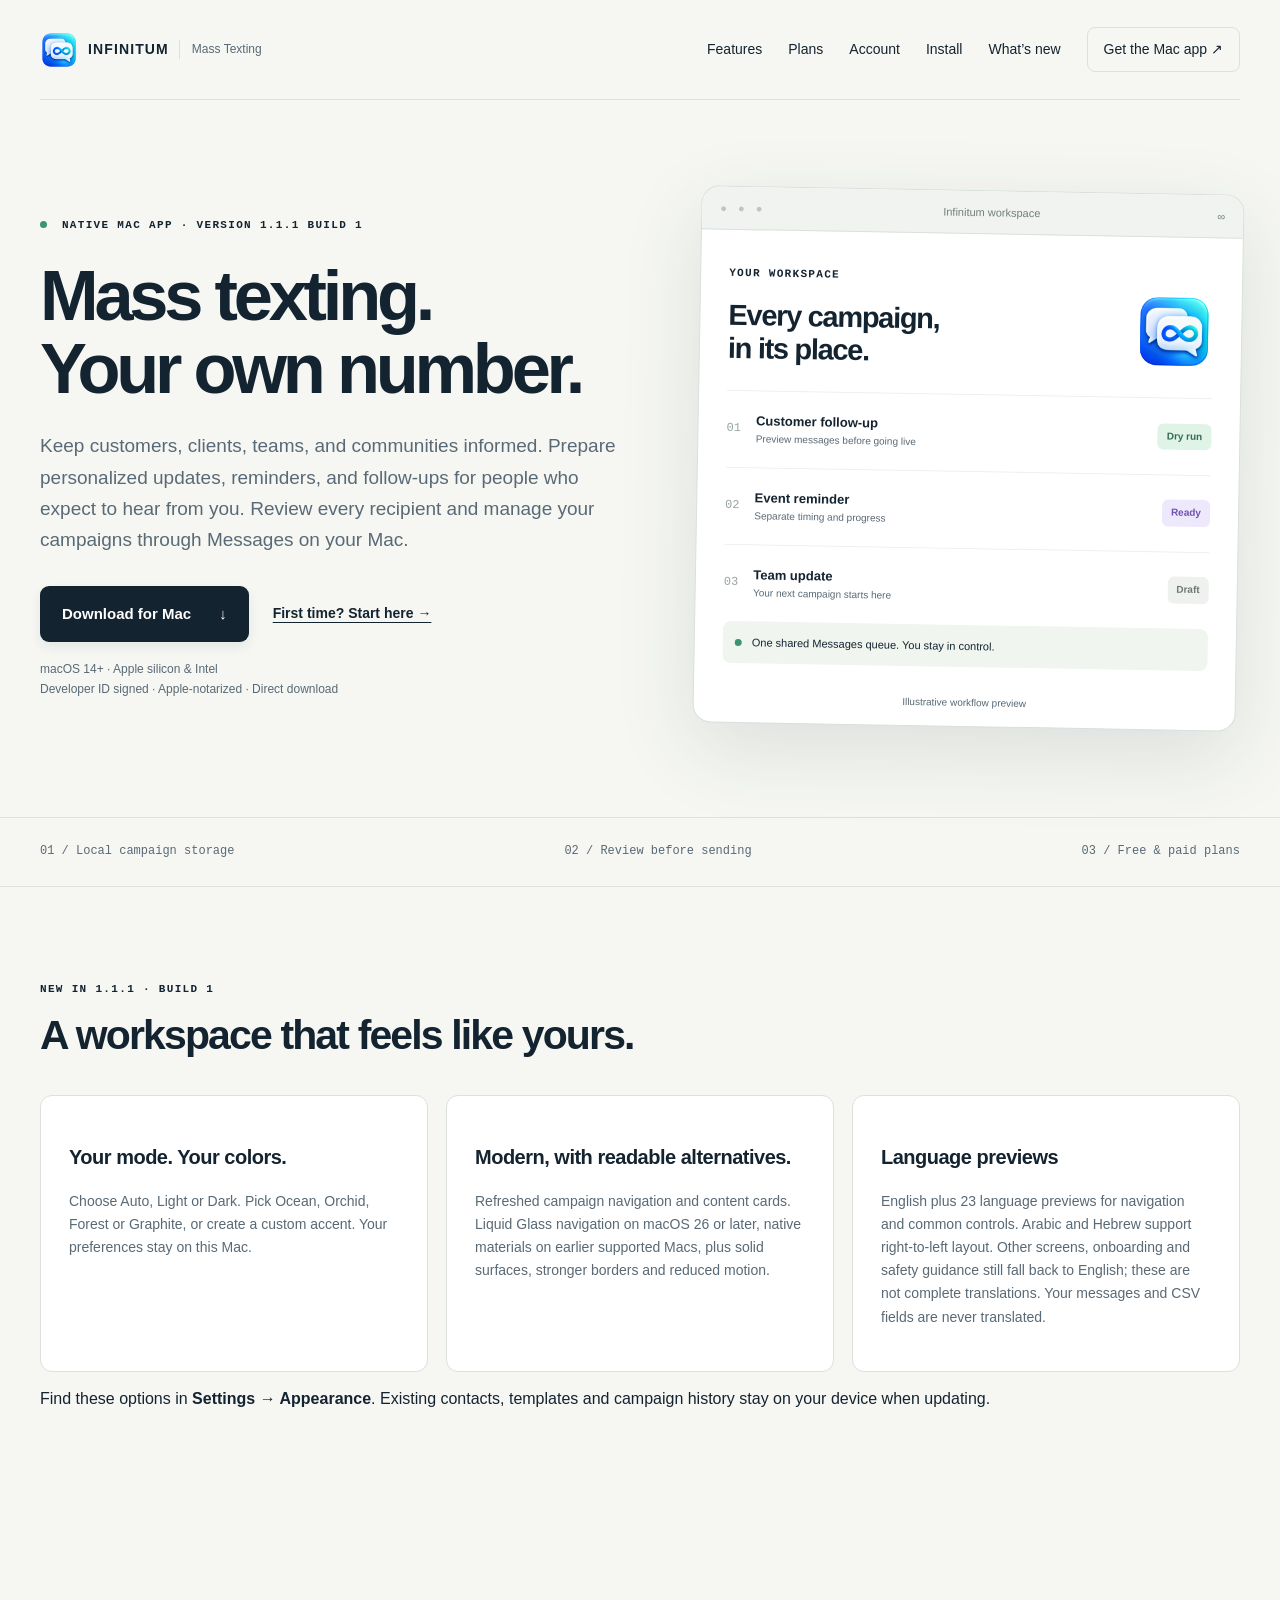
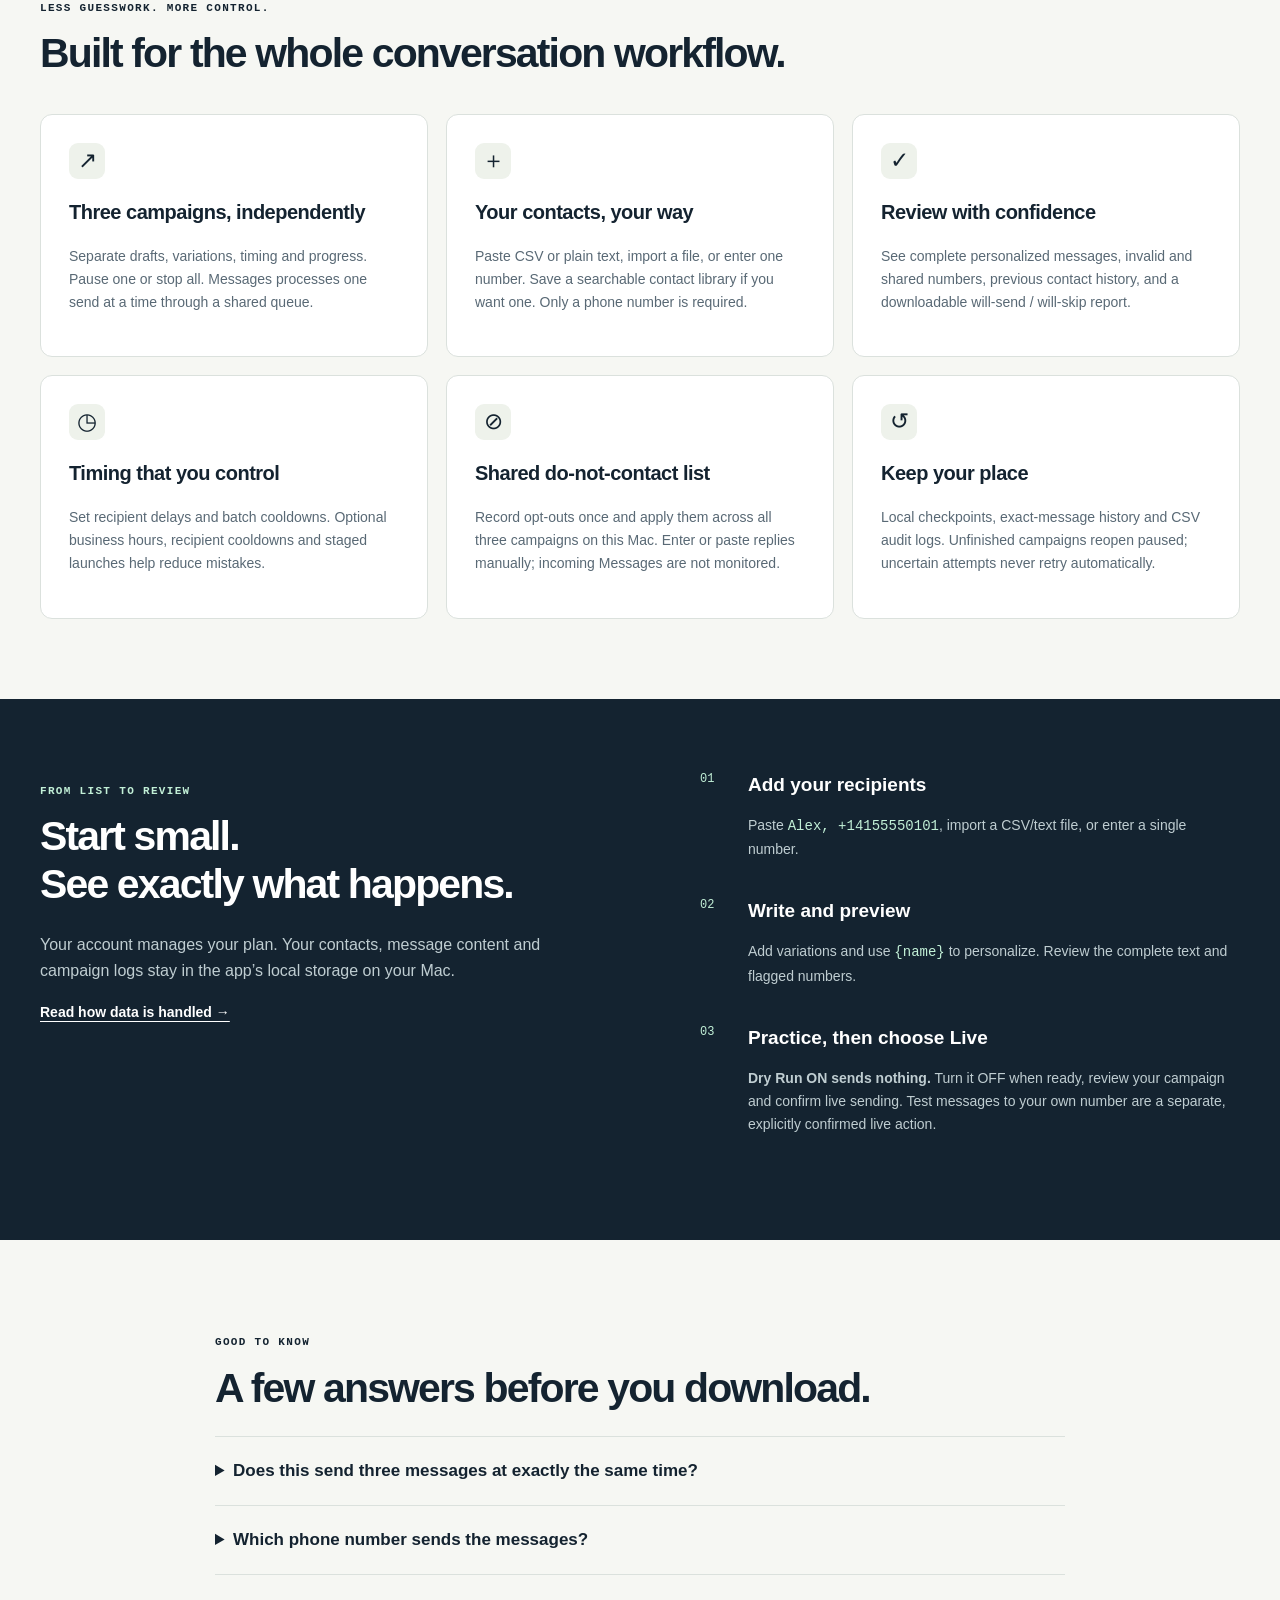
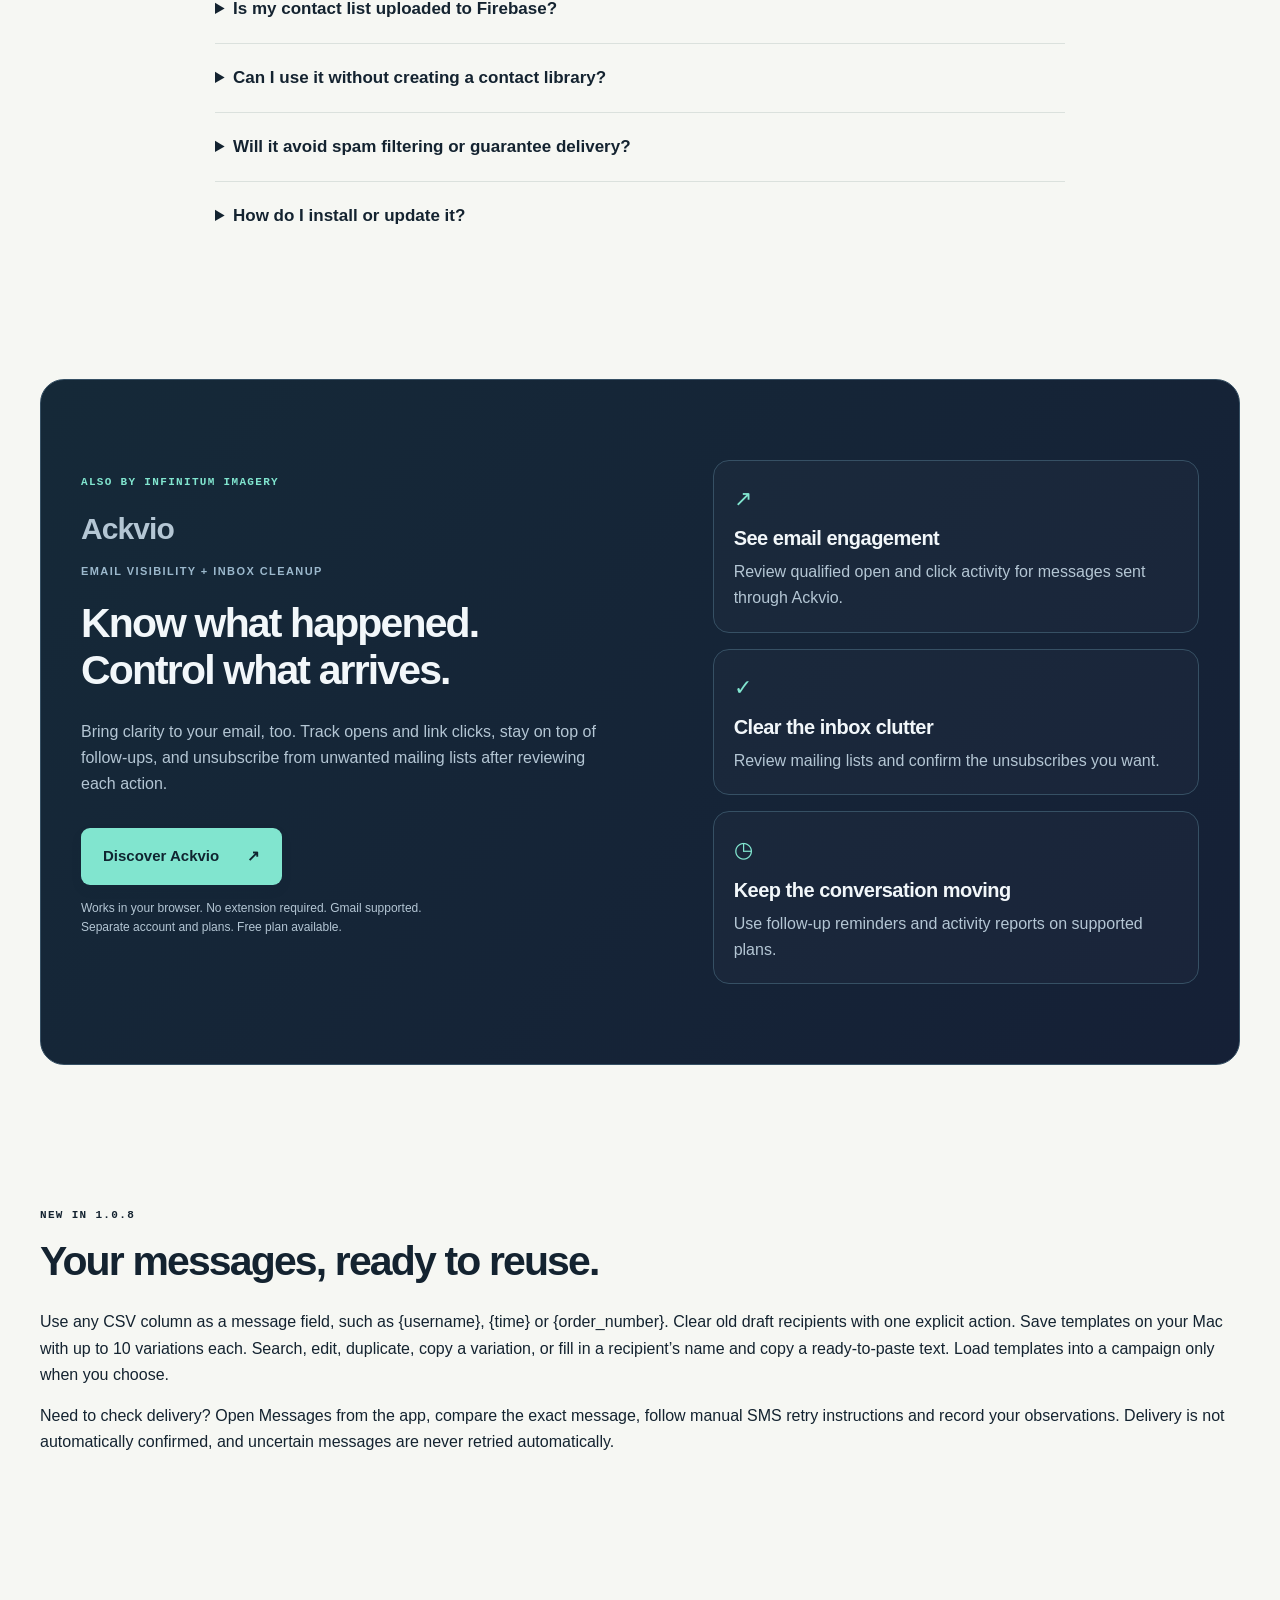
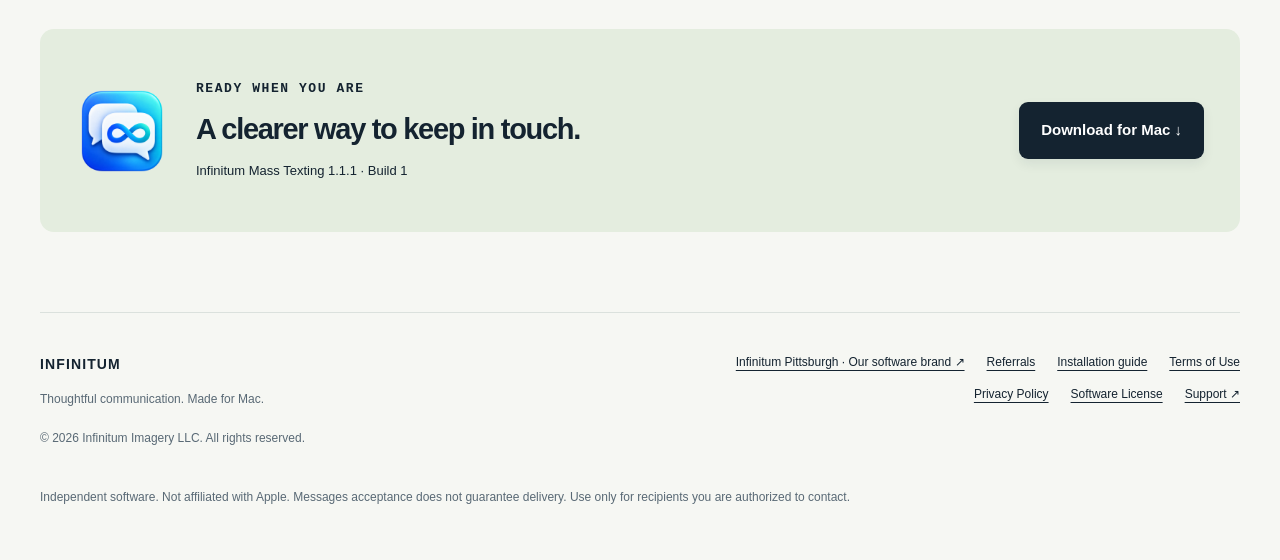
<file: index.html>
<!doctype html><html lang="en"><head><meta charset="utf-8"><meta name="viewport" content="width=device-width, initial-scale=1"><title>Infinitum Mass Texting for Mac | Customer Messaging &amp; Text Campaigns</title><meta name="description" content="Mass texting from your own number through Messages on Mac. Start with limited Free sending; choose Pro, Business, Scale or Unlimited for more sending capacity and campaign tools."><meta name="robots" content="index,follow"><link rel="canonical" href="https://infinitummasstexting.web.app/"><meta property="og:type" content="website"><meta property="og:title" content="Infinitum Mass Texting for Mac | Customer Messaging &amp; Text Campaigns"><meta property="og:description" content="Mass texting from your own number through Messages on Mac. Start with limited Free sending; choose Pro, Business, Scale or Unlimited for more sending capacity and campaign tools."><meta property="og:url" content="https://infinitummasstexting.web.app/"><meta property="og:image" content="https://infinitummasstexting.web.app/icon.png"><meta name="twitter:card" content="summary"><meta name="theme-color" content="#111f2e"><link rel="icon" href="icon.png"><link rel="stylesheet" href="style.css?v=20260921-ackvio"><script type="application/ld+json">{"@context": "https://schema.org", "@type": "SoftwareApplication", "name": "Infinitum Mass Texting", "operatingSystem": "macOS 14 or later", "applicationCategory": "BusinessApplication", "softwareVersion": "1.1.1", "url": "https://infinitummasstexting.web.app/", "downloadUrl": "https://github.com/jrftw/InfinitumMassTexting/releases/latest/download/InfinitumMassTexting-macOS.zip", "image": "https://infinitummasstexting.web.app/icon.png", "publisher": {"@type": "Organization", "name": "Infinitum Imagery LLC"}}</script></head><body><a class="skip" href="#main">Skip to content</a><div class="wrap"><nav aria-label="Main navigation"><a class="brand" href="./"><img src="icon.png" alt="" width="38" height="38">INFINITUM<span>Mass Texting</span></a><div class="navlinks"><a href="./#features">Features</a><a href="pricing.html">Plans</a><a href="account.html">Account</a><a href="install.html">Install</a><a href="changelog.html">What’s new</a><a class="navdownload" href="https://github.com/jrftw/InfinitumMassTexting/releases/latest">Get the Mac app ↗</a></div></nav></div><main id="main"><section class="hero wrap"><div><p class="eyebrow"><span class="dot"></span> NATIVE MAC APP · VERSION 1.1.1 BUILD 1</p><h1>Mass texting.<br>Your own number.</h1><p class="lead">Keep customers, clients, teams, and communities informed. Prepare personalized updates, reminders, and follow-ups for people who expect to hear from you. Review every recipient and manage your campaigns through Messages on your Mac.</p><div class="actions"><a class="button" href="https://github.com/jrftw/InfinitumMassTexting/releases/latest/download/InfinitumMassTexting-macOS.zip">Download for Mac <span>↓</span></a><a class="textlink" href="install.html">First time? Start here →</a></div><p class="fine">macOS 14+ · Apple silicon &amp; Intel<br>Developer ID signed · Apple-notarized · Direct download</p></div><div class="preview" aria-label="Illustrative campaign workspace preview"><div class="windowbar"><span>● ● ●</span><span>Infinitum workspace</span><span>∞</span></div><div class="mockbody"><div class="mocktitle"><div><span class="eyebrow">YOUR WORKSPACE</span><h2>Every campaign,<br>in its place.</h2></div><img src="icon.png" width="78" height="78" alt="Infinitum infinity and message-bubble app icon"></div><div class="mockrow"><span class="num">01</span><div><strong>Customer follow-up</strong><small>Preview messages before going live</small></div><span class="badge">Dry run</span></div><div class="mockrow"><span class="num">02</span><div><strong>Event reminder</strong><small>Separate timing and progress</small></div><span class="badge purple">Ready</span></div><div class="mockrow"><span class="num">03</span><div><strong>Team update</strong><small>Your next campaign starts here</small></div><span class="badge neutral">Draft</span></div><div class="queue"><span class="dot"></span> One shared Messages queue. You stay in control.</div></div><p class="mockcaption">Illustrative workflow preview</p></div></section>
<div class="trust"><div class="wrap"><span>01 / Local campaign storage</span><span>02 / Review before sending</span><span>03 / Free &amp; paid plans</span></div></div>
<section class="wrap" aria-labelledby="appearance-title"><p class="eyebrow">NEW IN 1.1.1 · BUILD 1</p><h2 id="appearance-title">A workspace that feels like yours.</h2><div class="cards"><article class="card"><h3>Your mode. Your colors.</h3><p>Choose Auto, Light or Dark. Pick Ocean, Orchid, Forest or Graphite, or create a custom accent. Your preferences stay on this Mac.</p></article><article class="card"><h3>Modern, with readable alternatives.</h3><p>Refreshed campaign navigation and content cards. Liquid Glass navigation on macOS 26 or later, native materials on earlier supported Macs, plus solid surfaces, stronger borders and reduced motion.</p></article><article class="card"><h3>Language previews</h3><p>English plus 23 language previews for navigation and common controls. Arabic and Hebrew support right-to-left layout. Other screens, onboarding and safety guidance still fall back to English; these are not complete translations. Your messages and CSV fields are never translated.</p></article></div><p>Find these options in <strong>Settings → Appearance</strong>. Existing contacts, templates and campaign history stay on your device when updating.</p></section><section class="wrap" id="features"><p class="eyebrow">LESS GUESSWORK. MORE CONTROL.</p><h2>Built for the whole conversation workflow.</h2><div class="cards"><article class="card"><span class="featureicon">↗</span><h3>Three campaigns, independently</h3><p>Separate drafts, variations, timing and progress. Pause one or stop all. Messages processes one send at a time through a shared queue.</p></article><article class="card"><span class="featureicon">＋</span><h3>Your contacts, your way</h3><p>Paste CSV or plain text, import a file, or enter one number. Save a searchable contact library if you want one. Only a phone number is required.</p></article><article class="card"><span class="featureicon">✓</span><h3>Review with confidence</h3><p>See complete personalized messages, invalid and shared numbers, previous contact history, and a downloadable will-send / will-skip report.</p></article><article class="card"><span class="featureicon">◷</span><h3>Timing that you control</h3><p>Set recipient delays and batch cooldowns. Optional business hours, recipient cooldowns and staged launches help reduce mistakes.</p></article><article class="card"><span class="featureicon">⊘</span><h3>Shared do-not-contact list</h3><p>Record opt-outs once and apply them across all three campaigns on this Mac. Enter or paste replies manually; incoming Messages are not monitored.</p></article><article class="card"><span class="featureicon">↺</span><h3>Keep your place</h3><p>Local checkpoints, exact-message history and CSV audit logs. Unfinished campaigns reopen paused; uncertain attempts never retry automatically.</p></article></div></section>
<section class="workflow"><div class="wrap"><div><p class="eyebrow">FROM LIST TO REVIEW</p><h2>Start small.<br>See exactly what happens.</h2><p>Your account manages your plan. Your contacts, message content and campaign logs stay in the app’s local storage on your Mac.</p><a class="textlink" href="privacy.html">Read how data is handled →</a></div><ol class="steps"><li><strong>Add your recipients</strong><p>Paste <code>Alex, +14155550101</code>, import a CSV/text file, or enter a single number.</p></li><li><strong>Write and preview</strong><p>Add variations and use <code>{name}</code> to personalize. Review the complete text and flagged numbers.</p></li><li><strong>Practice, then choose Live</strong><p><b>Dry Run ON sends nothing.</b> Turn it OFF when ready, review your campaign and confirm live sending. Test messages to your own number are a separate, explicitly confirmed live action.</p></li></ol></div></section>
<section class="wrap faq"><p class="eyebrow">GOOD TO KNOW</p><h2>A few answers before you download.</h2><details><summary>Does this send three messages at exactly the same time?</summary><p>No. Up to three campaigns run independently, but share a queue that sends one recipient at a time through Messages. Each campaign has its own delays and controls.</p></details><details><summary>Which phone number sends the messages?</summary><p>The app uses the enabled Messages account available on your Mac. Set your sending identity in Messages settings and verify it with a test. The app does not rotate numbers or spoof identities.</p></details><details><summary>Is my contact list uploaded to Firebase?</summary><p>No. Firebase hosts this website and handles verified accounts, plan access and usage totals. Your contacts, messages, opt-outs and campaign logs stay on your Mac. Live messages go through Apple Messages and your carrier where applicable. Update checks and downloads use GitHub.</p></details><details><summary>Can I use it without creating a contact library?</summary><p>Yes. Paste a list or enter one phone number for a one-time campaign. Saving contacts is optional.</p></details><details><summary>Will it avoid spam filtering or guarantee delivery?</summary><p>No. Use expected, authorized communications and honor opt-outs. The app helps prevent mistakes; Apple and carriers control delivery and account restrictions. A sent status means Messages accepted the command.</p></details><details><summary>How do I install or update it?</summary><p>Download the Mac ZIP, double-click it, and drag the app to Applications. Quit the old app before replacing it. <a href="install.html">See the step-by-step guide</a>.</p></details></section>
<!-- More from Infinitum: Ackvio -->
<section class="wrap ackvio-promo" aria-labelledby="ackvio-title"><div class="ackvio-copy"><p class="eyebrow">ALSO BY INFINITUM IMAGERY</p><p class="ackvio-wordmark">Ackvio <span>EMAIL VISIBILITY + INBOX CLEANUP</span></p><h2 id="ackvio-title">Know what happened.<br>Control what arrives.</h2><p>Bring clarity to your email, too. Track opens and link clicks, stay on top of follow-ups, and unsubscribe from unwanted mailing lists after reviewing each action.</p><a class="button" href="https://ackvio.infinitumlive.com/">Discover Ackvio <span aria-hidden="true">↗</span></a><p class="fine">Works in your browser. No extension required. Gmail supported.<br>Separate account and plans. Free plan available.</p></div><div class="ackvio-benefits"><article><span aria-hidden="true">↗</span><h3>See email engagement</h3><p>Review qualified open and click activity for messages sent through Ackvio.</p></article><article><span aria-hidden="true">✓</span><h3>Clear the inbox clutter</h3><p>Review mailing lists and confirm the unsubscribes you want.</p></article><article><span aria-hidden="true">◷</span><h3>Keep the conversation moving</h3><p>Use follow-up reminders and activity reports on supported plans.</p></article></div></section>
<section class="wrap" aria-labelledby="templates-title"><p class="eyebrow">NEW IN 1.0.8</p><h2 id="templates-title">Your messages, ready to reuse.</h2><p>Use any CSV column as a message field, such as {username}, {time} or {order_number}. Clear old draft recipients with one explicit action. Save templates on your Mac with up to 10 variations each. Search, edit, duplicate, copy a variation, or fill in a recipient’s name and copy a ready-to-paste text. Load templates into a campaign only when you choose.</p><p>Need to check delivery? Open Messages from the app, compare the exact message, follow manual SMS retry instructions and record your observations. Delivery is not automatically confirmed, and uncertain messages are never retried automatically.</p></section><section class="wrap"><div class="downloadpanel"><img src="icon.png" width="92" height="92" alt=""><div><p class="eyebrow">READY WHEN YOU ARE</p><h2>A clearer way to keep in touch.</h2><p>Infinitum Mass Texting 1.1.1 · Build 1</p></div><a class="button" href="https://github.com/jrftw/InfinitumMassTexting/releases/latest/download/InfinitumMassTexting-macOS.zip">Download for Mac ↓</a></div></section></main><footer class="wrap"><div><a class="brand" href="./">INFINITUM</a><p>Thoughtful communication. Made for Mac.</p><small>© 2026 Infinitum Imagery LLC. All rights reserved.</small></div><div class="footlinks"><a href="https://pittsburghsoftware.infinitumimagery.com/">Infinitum Pittsburgh · Our software brand ↗</a><a href="referrals.html">Referrals</a><a href="install.html">Installation guide</a><a href="terms.html">Terms of Use</a><a href="privacy.html">Privacy Policy</a><a href="license.html">Software License</a><a href="https://github.com/jrftw/InfinitumMassTexting/issues">Support ↗</a></div><p class="fine">Independent software. Not affiliated with Apple. Messages acceptance does not guarantee delivery. Use only for recipients you are authorized to contact.</p></footer></body></html>
</file>
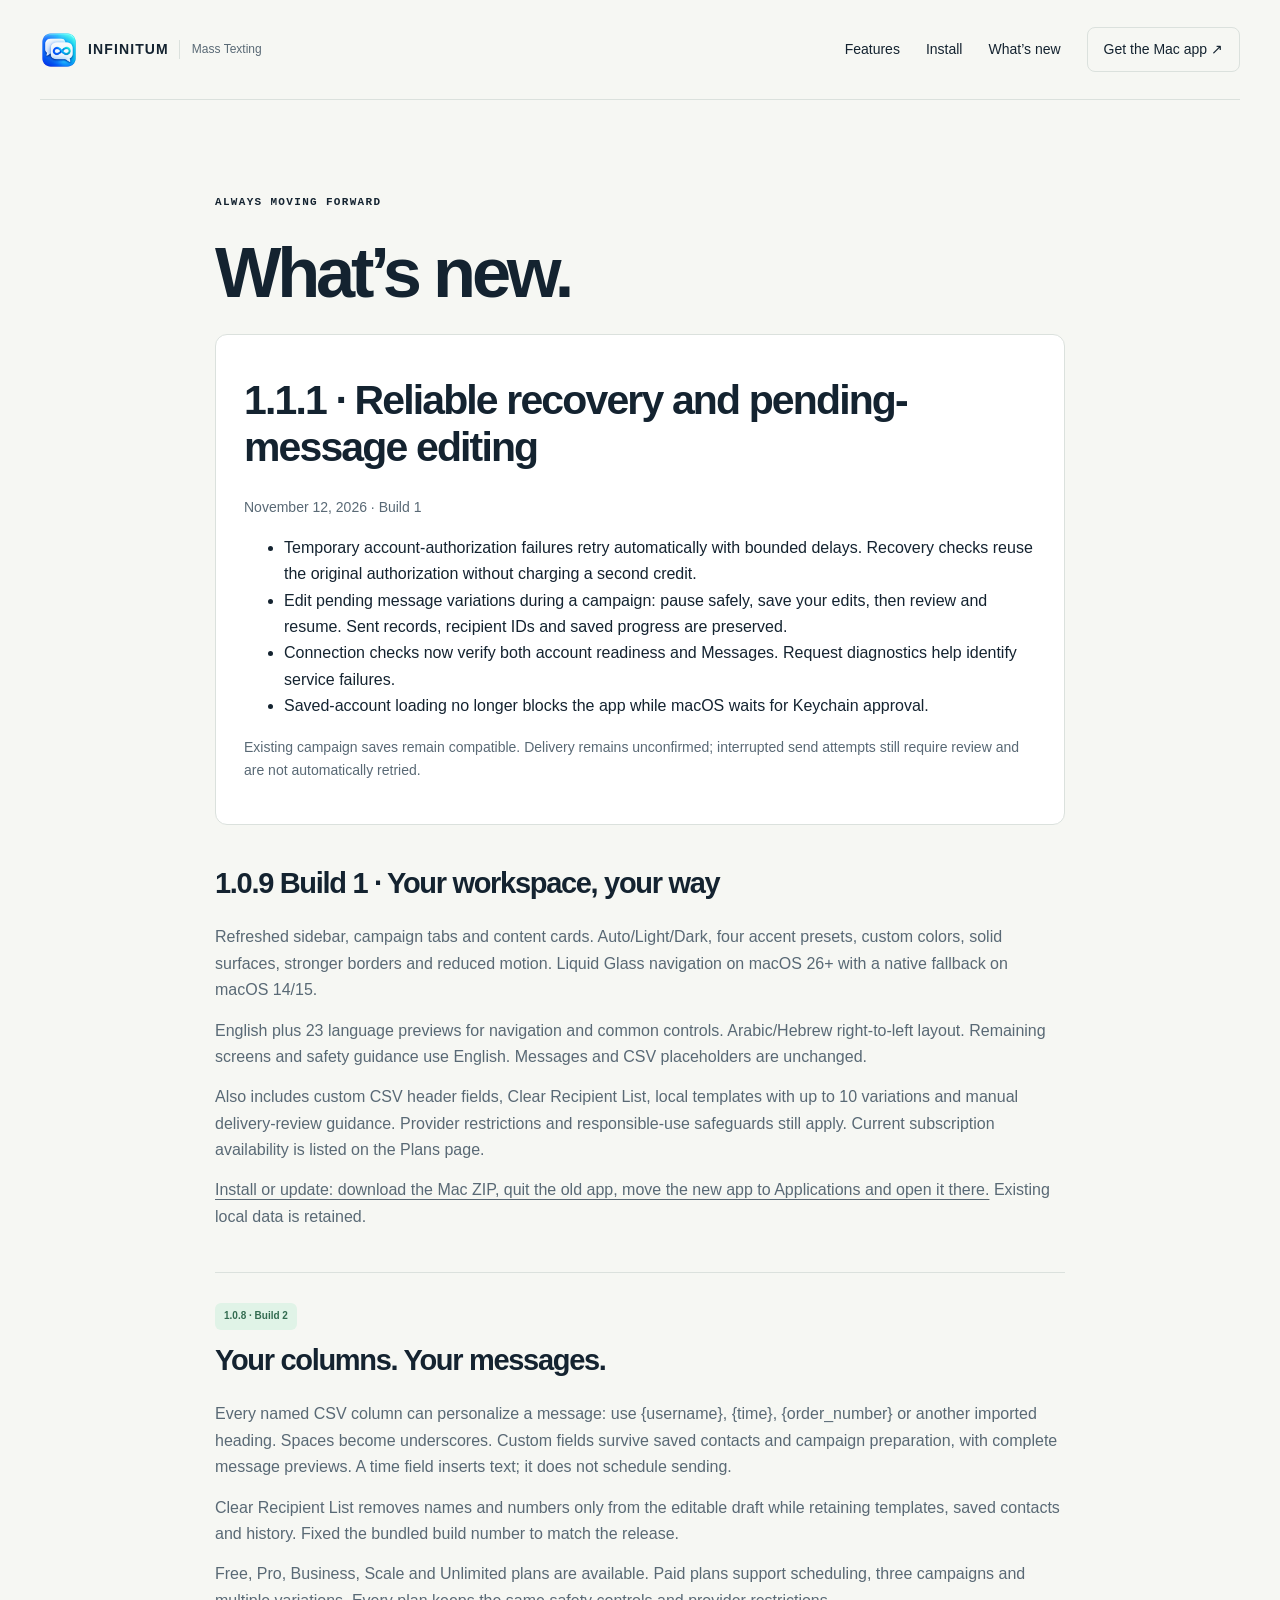
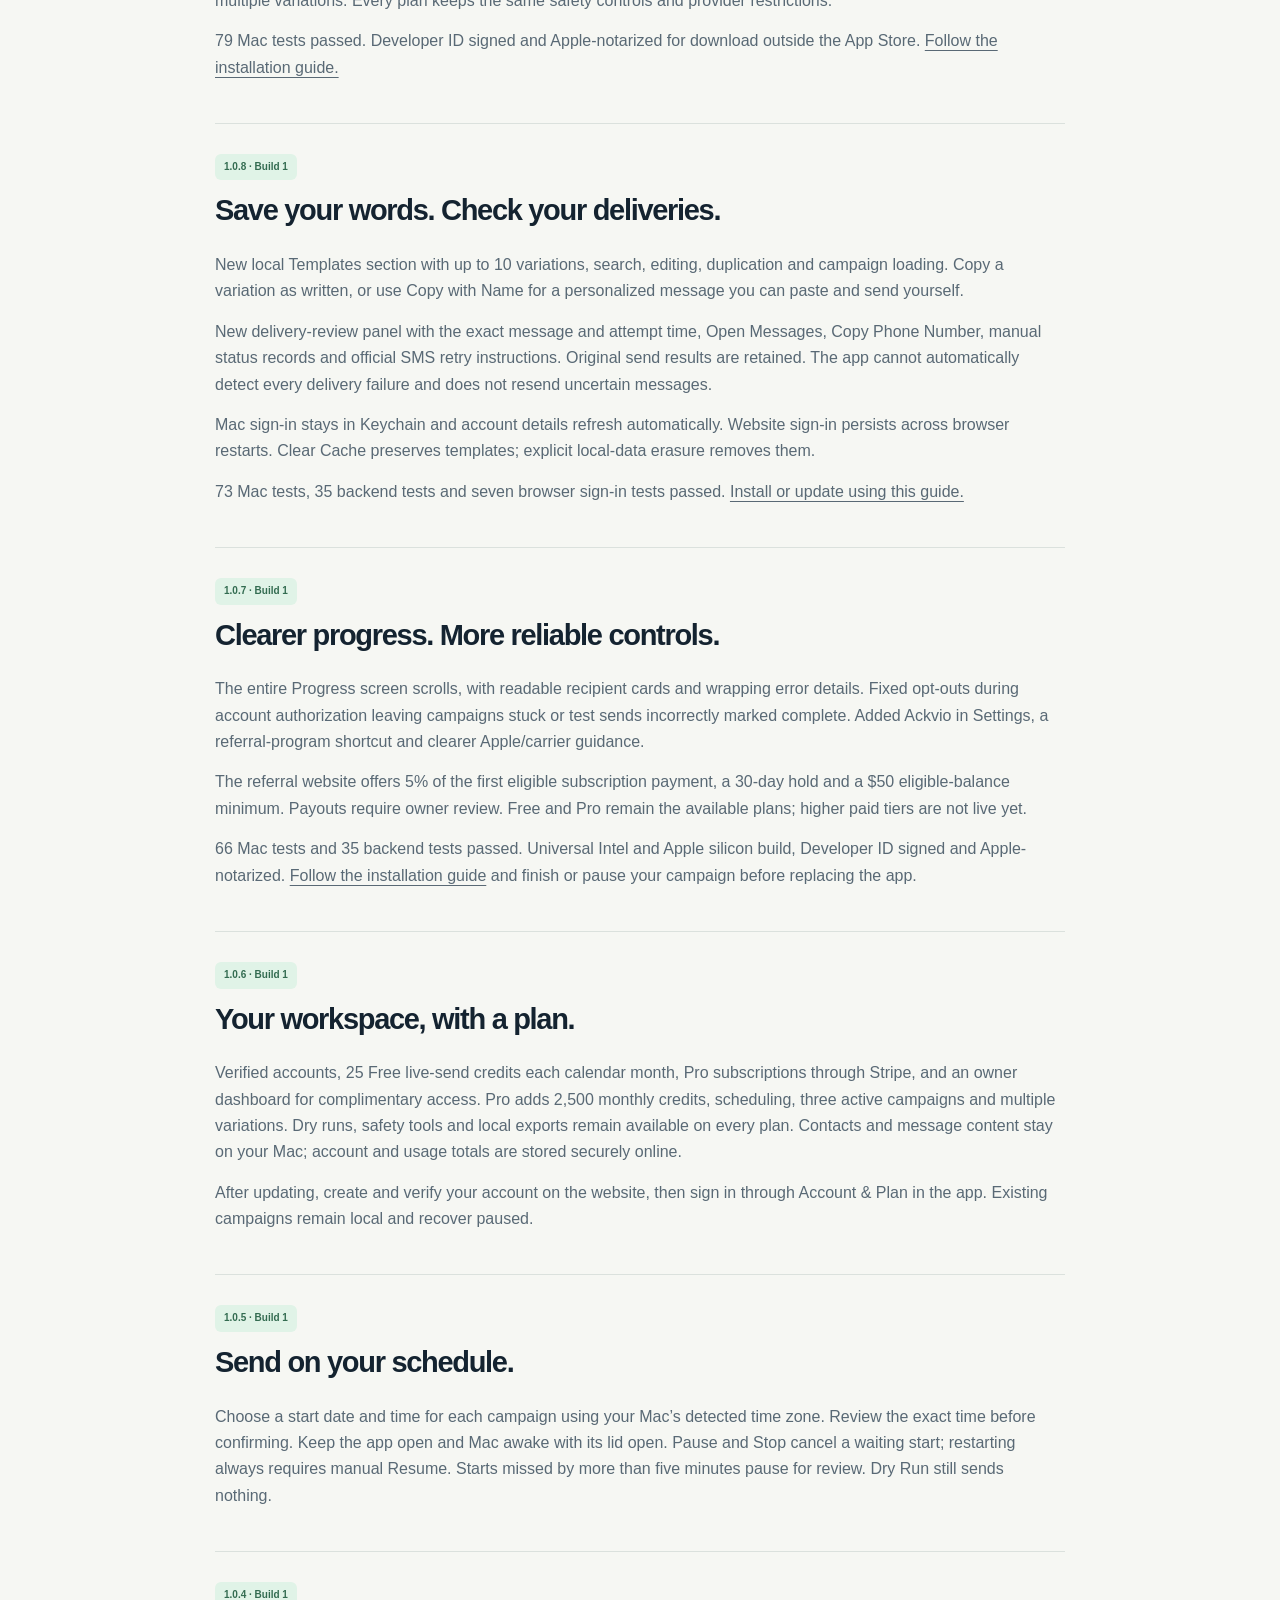
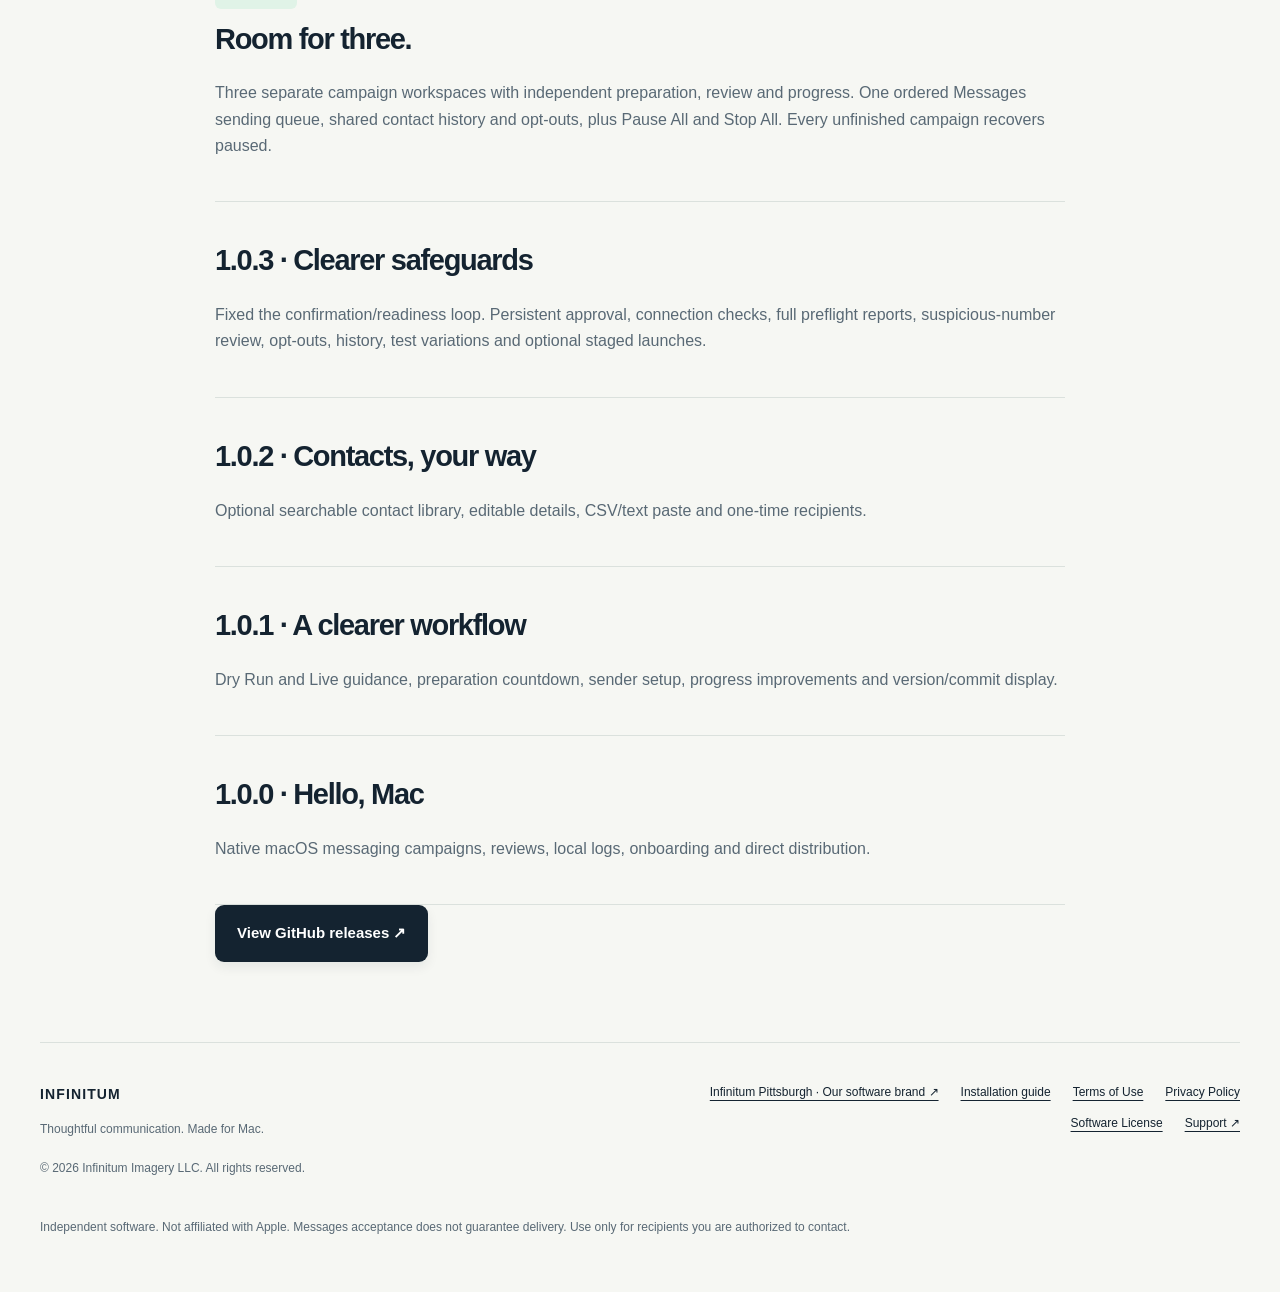
<file: changelog.html>
<!doctype html><html lang="en"><head><meta charset="utf-8"><meta name="viewport" content="width=device-width, initial-scale=1"><title>Version History | Infinitum Mass Texting</title><meta name="description" content="What changed in Infinitum Mass Texting. Read release notes and download the current Mac app."><meta name="robots" content="index,follow"><link rel="canonical" href="https://infinitummasstexting.web.app/changelog.html"><meta property="og:type" content="website"><meta property="og:title" content="Version History | Infinitum Mass Texting"><meta property="og:description" content="What changed in Infinitum Mass Texting. Read release notes and download the current Mac app."><meta property="og:url" content="https://infinitummasstexting.web.app/changelog.html"><meta property="og:image" content="https://infinitummasstexting.web.app/icon.png"><meta name="twitter:card" content="summary"><meta name="theme-color" content="#111f2e"><link rel="icon" href="icon.png"><link rel="stylesheet" href="style.css"></head><body><a class="skip" href="#main">Skip to content</a><div class="wrap"><nav aria-label="Main navigation"><a class="brand" href="./"><img src="icon.png" alt="" width="38" height="38">INFINITUM<span>Mass Texting</span></a><div class="navlinks"><a href="./#features">Features</a><a href="install.html">Install</a><a href="changelog.html">What’s new</a><a class="navdownload" href="https://github.com/jrftw/InfinitumMassTexting/releases/latest">Get the Mac app ↗</a></div></nav></div><main id="main"><section class="wrap narrow"><p class="eyebrow">ALWAYS MOVING FORWARD</p><h1>What’s new.</h1><article class="card"><h2>1.1.1 · Reliable recovery and pending-message editing</h2><p>November 12, 2026 · Build 1</p><ul><li>Temporary account-authorization failures retry automatically with bounded delays. Recovery checks reuse the original authorization without charging a second credit.</li><li>Edit pending message variations during a campaign: pause safely, save your edits, then review and resume. Sent records, recipient IDs and saved progress are preserved.</li><li>Connection checks now verify both account readiness and Messages. Request diagnostics help identify service failures.</li><li>Saved-account loading no longer blocks the app while macOS waits for Keychain approval.</li></ul><p>Existing campaign saves remain compatible. Delivery remains unconfirmed; interrupted send attempts still require review and are not automatically retried.</p></article><article class="release"><h2>1.0.9 Build 1 · Your workspace, your way</h2><p>Refreshed sidebar, campaign tabs and content cards. Auto/Light/Dark, four accent presets, custom colors, solid surfaces, stronger borders and reduced motion. Liquid Glass navigation on macOS 26+ with a native fallback on macOS 14/15.</p><p>English plus 23 language previews for navigation and common controls. Arabic/Hebrew right-to-left layout. Remaining screens and safety guidance use English. Messages and CSV placeholders are unchanged.</p><p>Also includes custom CSV header fields, Clear Recipient List, local templates with up to 10 variations and manual delivery-review guidance. Provider restrictions and responsible-use safeguards still apply. Current subscription availability is listed on the Plans page.</p><p><a href="install.html">Install or update: download the Mac ZIP, quit the old app, move the new app to Applications and open it there.</a> Existing local data is retained.</p></article><article class="release"><span class="badge">1.0.8 · Build 2</span><h2>Your columns. Your messages.</h2><p>Every named CSV column can personalize a message: use {username}, {time}, {order_number} or another imported heading. Spaces become underscores. Custom fields survive saved contacts and campaign preparation, with complete message previews. A time field inserts text; it does not schedule sending.</p><p>Clear Recipient List removes names and numbers only from the editable draft while retaining templates, saved contacts and history. Fixed the bundled build number to match the release.</p><p>Free, Pro, Business, Scale and Unlimited plans are available. Paid plans support scheduling, three campaigns and multiple variations. Every plan keeps the same safety controls and provider restrictions.</p><p>79 Mac tests passed. Developer ID signed and Apple-notarized for download outside the App Store. <a href="install.html">Follow the installation guide.</a></p></article><article class="release"><span class="badge">1.0.8 · Build 1</span><h2>Save your words. Check your deliveries.</h2><p>New local Templates section with up to 10 variations, search, editing, duplication and campaign loading. Copy a variation as written, or use Copy with Name for a personalized message you can paste and send yourself.</p><p>New delivery-review panel with the exact message and attempt time, Open Messages, Copy Phone Number, manual status records and official SMS retry instructions. Original send results are retained. The app cannot automatically detect every delivery failure and does not resend uncertain messages.</p><p>Mac sign-in stays in Keychain and account details refresh automatically. Website sign-in persists across browser restarts. Clear Cache preserves templates; explicit local-data erasure removes them.</p><p>73 Mac tests, 35 backend tests and seven browser sign-in tests passed. <a href="install.html">Install or update using this guide.</a></p></article><article class="release"><span class="badge">1.0.7 · Build 1</span><h2>Clearer progress. More reliable controls.</h2><p>The entire Progress screen scrolls, with readable recipient cards and wrapping error details. Fixed opt-outs during account authorization leaving campaigns stuck or test sends incorrectly marked complete. Added Ackvio in Settings, a referral-program shortcut and clearer Apple/carrier guidance.</p><p>The referral website offers 5% of the first eligible subscription payment, a 30-day hold and a $50 eligible-balance minimum. Payouts require owner review. Free and Pro remain the available plans; higher paid tiers are not live yet.</p><p>66 Mac tests and 35 backend tests passed. Universal Intel and Apple silicon build, Developer ID signed and Apple-notarized. <a href="install.html">Follow the installation guide</a> and finish or pause your campaign before replacing the app.</p></article><article class="release"><span class="badge">1.0.6 · Build 1</span><h2>Your workspace, with a plan.</h2><p>Verified accounts, 25 Free live-send credits each calendar month, Pro subscriptions through Stripe, and an owner dashboard for complimentary access. Pro adds 2,500 monthly credits, scheduling, three active campaigns and multiple variations. Dry runs, safety tools and local exports remain available on every plan. Contacts and message content stay on your Mac; account and usage totals are stored securely online.</p><p>After updating, create and verify your account on the website, then sign in through Account &amp; Plan in the app. Existing campaigns remain local and recover paused.</p></article><article class="release"><span class="badge">1.0.5 · Build 1</span><h2>Send on your schedule.</h2><p>Choose a start date and time for each campaign using your Mac’s detected time zone. Review the exact time before confirming. Keep the app open and Mac awake with its lid open. Pause and Stop cancel a waiting start; restarting always requires manual Resume. Starts missed by more than five minutes pause for review. Dry Run still sends nothing.</p></article><article class="release"><span class="badge">1.0.4 · Build 1</span><h2>Room for three.</h2><p>Three separate campaign workspaces with independent preparation, review and progress. One ordered Messages sending queue, shared contact history and opt-outs, plus Pause All and Stop All. Every unfinished campaign recovers paused.</p></article><article class="release"><h2>1.0.3 · Clearer safeguards</h2><p>Fixed the confirmation/readiness loop. Persistent approval, connection checks, full preflight reports, suspicious-number review, opt-outs, history, test variations and optional staged launches.</p></article><article class="release"><h2>1.0.2 · Contacts, your way</h2><p>Optional searchable contact library, editable details, CSV/text paste and one-time recipients.</p></article><article class="release"><h2>1.0.1 · A clearer workflow</h2><p>Dry Run and Live guidance, preparation countdown, sender setup, progress improvements and version/commit display.</p></article><article class="release"><h2>1.0.0 · Hello, Mac</h2><p>Native macOS messaging campaigns, reviews, local logs, onboarding and direct distribution.</p></article><a class="button" href="https://github.com/jrftw/InfinitumMassTexting/releases">View GitHub releases ↗</a></section></main><footer class="wrap"><div><a class="brand" href="./">INFINITUM</a><p>Thoughtful communication. Made for Mac.</p><small>© 2026 Infinitum Imagery LLC. All rights reserved.</small></div><div class="footlinks"><a href="https://pittsburghsoftware.infinitumimagery.com/">Infinitum Pittsburgh · Our software brand ↗</a><a href="install.html">Installation guide</a><a href="terms.html">Terms of Use</a><a href="privacy.html">Privacy Policy</a><a href="license.html">Software License</a><a href="https://github.com/jrftw/InfinitumMassTexting/issues">Support ↗</a></div><p class="fine">Independent software. Not affiliated with Apple. Messages acceptance does not guarantee delivery. Use only for recipients you are authorized to contact.</p></footer></body></html>
</file>
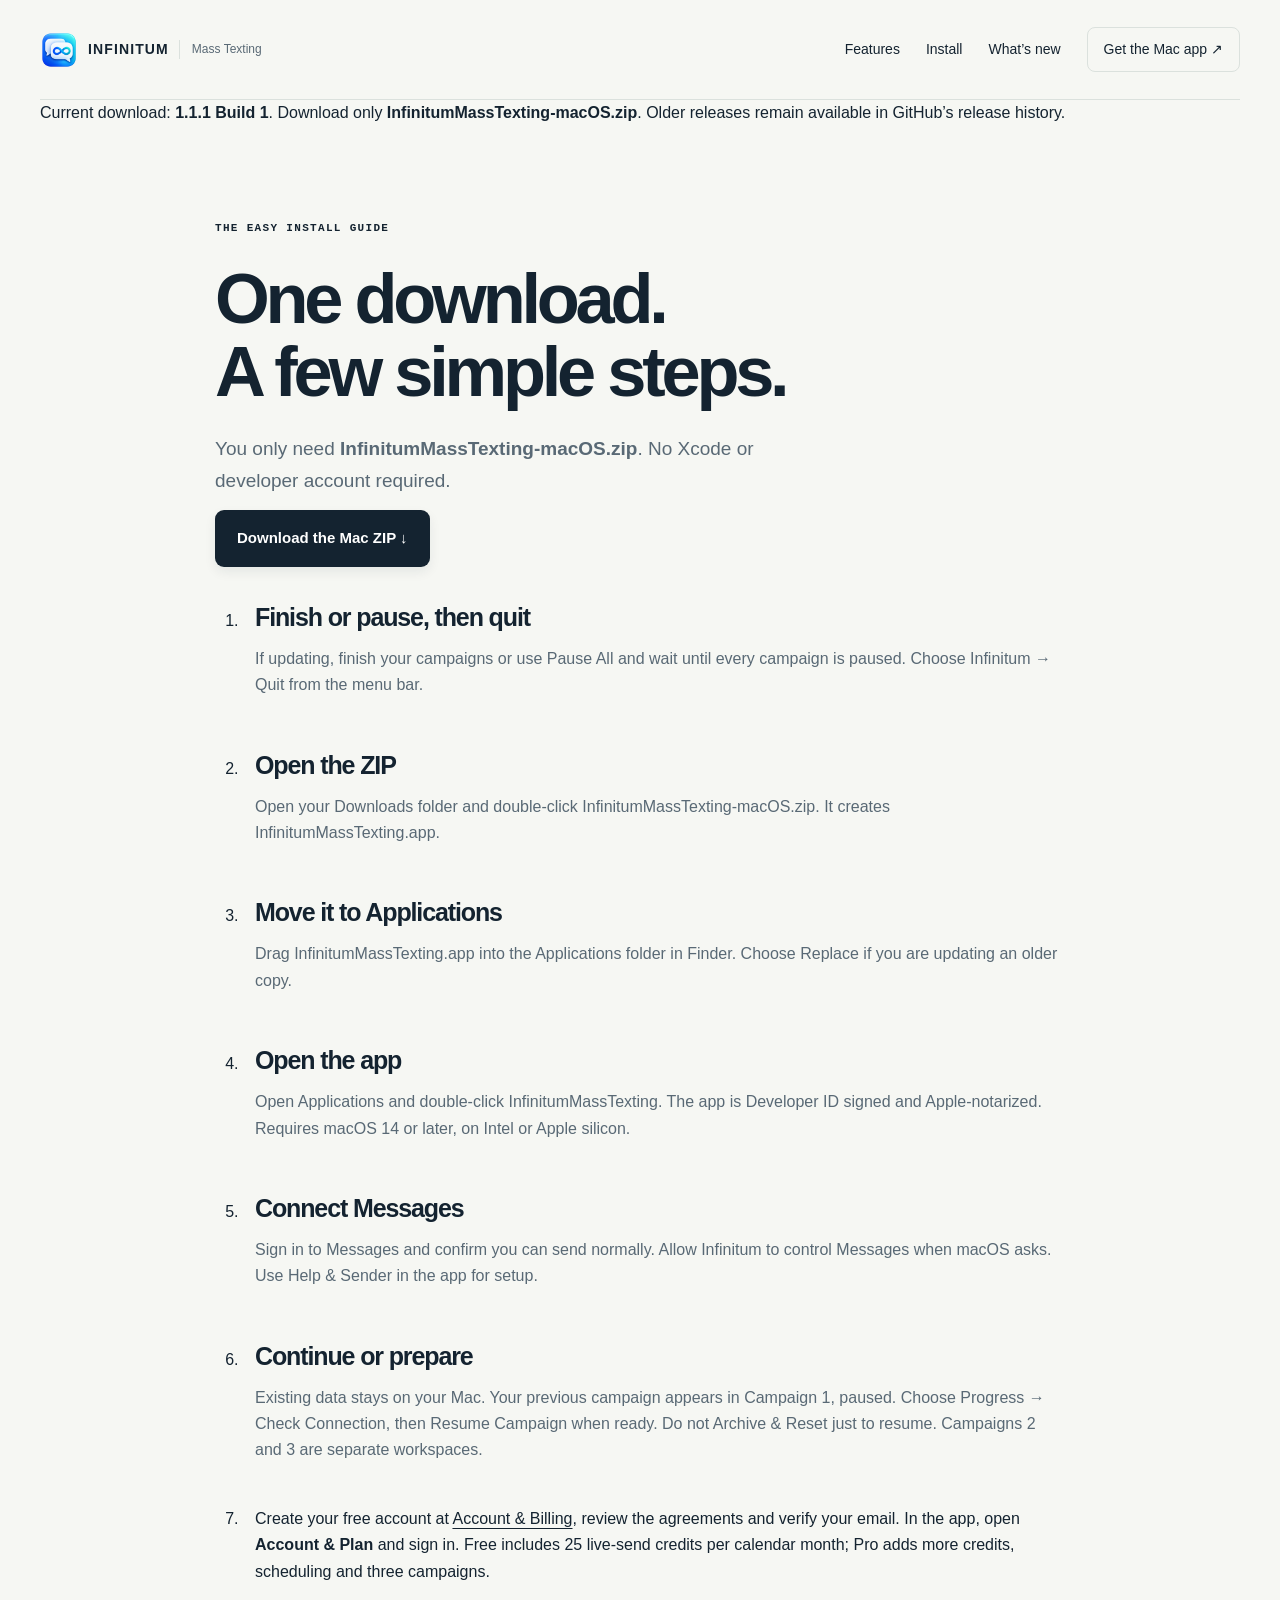
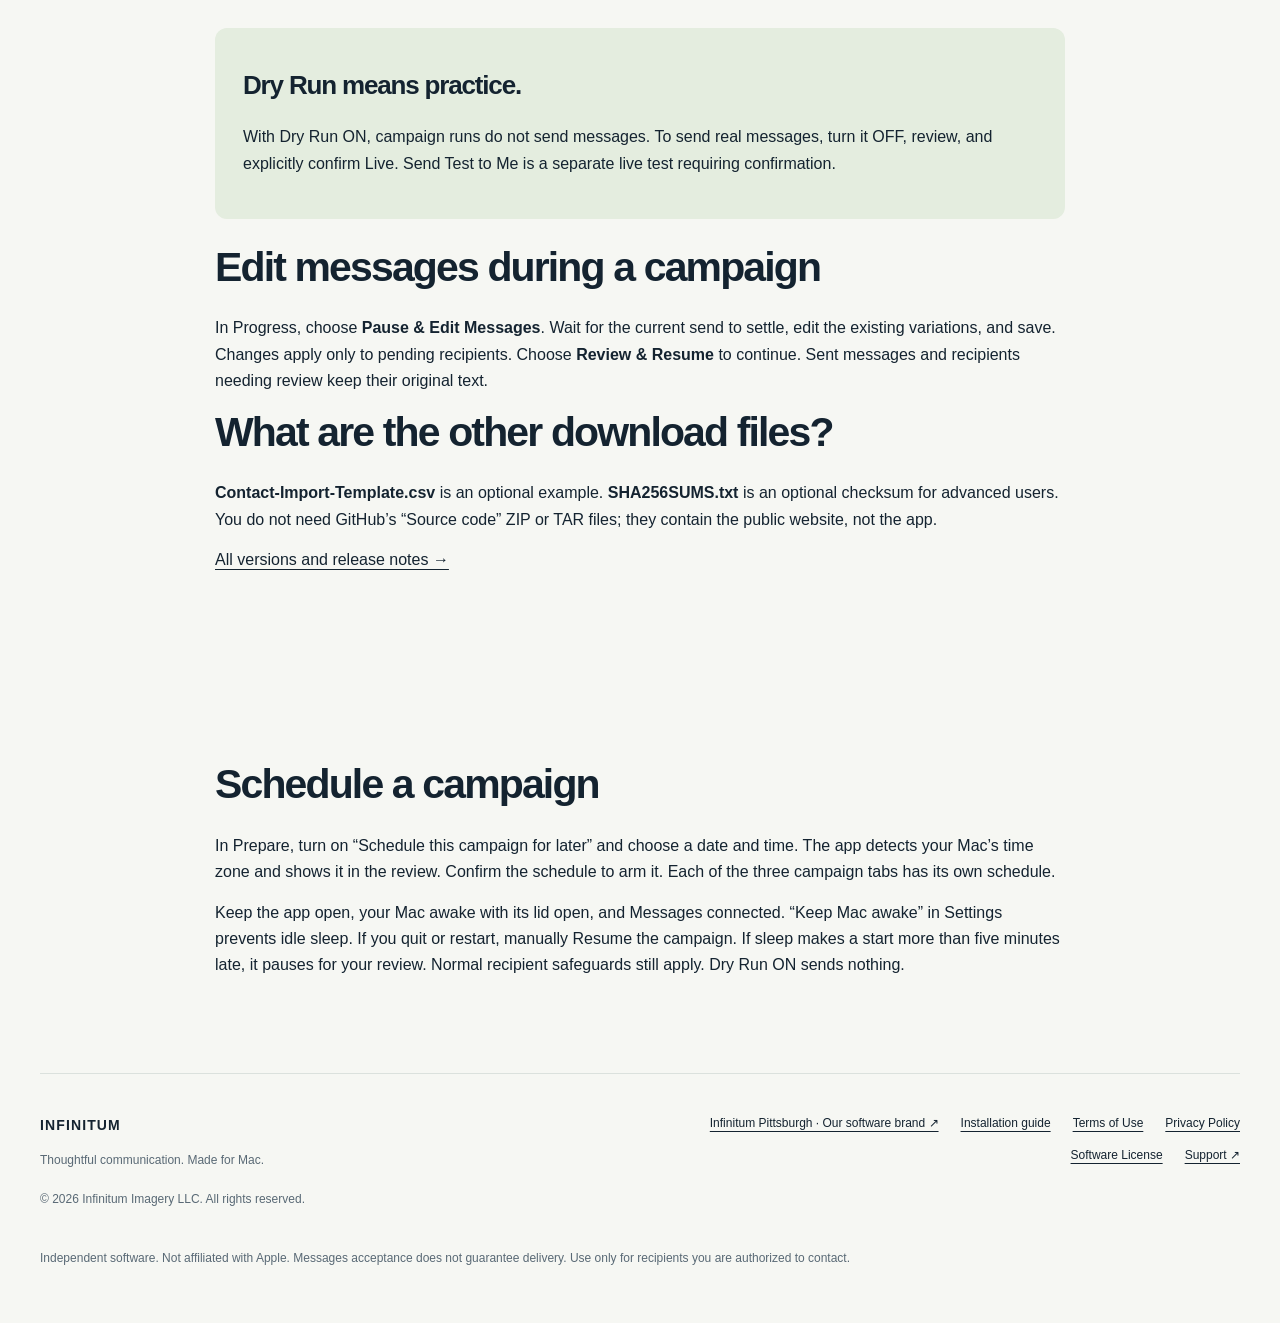
<file: install.html>
<!doctype html><html lang="en"><head><meta charset="utf-8"><meta name="viewport" content="width=device-width, initial-scale=1"><title>Install Infinitum Mass Texting on Mac | Step-by-Step Guide</title><meta name="description" content="Simple Mac download and update instructions. Download the ZIP, move the app to Applications, connect Messages and safely resume your campaigns."><meta name="robots" content="index,follow"><link rel="canonical" href="https://infinitummasstexting.web.app/install.html"><meta property="og:type" content="website"><meta property="og:title" content="Install Infinitum Mass Texting on Mac | Step-by-Step Guide"><meta property="og:description" content="Simple Mac download and update instructions. Download the ZIP, move the app to Applications, connect Messages and safely resume your campaigns."><meta property="og:url" content="https://infinitummasstexting.web.app/install.html"><meta property="og:image" content="https://infinitummasstexting.web.app/icon.png"><meta name="twitter:card" content="summary"><meta name="theme-color" content="#111f2e"><link rel="icon" href="icon.png"><link rel="stylesheet" href="style.css"></head><body><a class="skip" href="#main">Skip to content</a><div class="wrap"><nav aria-label="Main navigation"><a class="brand" href="./"><img src="icon.png" alt="" width="38" height="38">INFINITUM<span>Mass Texting</span></a><div class="navlinks"><a href="./#features">Features</a><a href="install.html">Install</a><a href="changelog.html">What’s new</a><a class="navdownload" href="https://github.com/jrftw/InfinitumMassTexting/releases/latest">Get the Mac app ↗</a></div></nav></div><main id="main"><p class="wrap">Current download: <strong>1.1.1 Build 1</strong>. Download only <strong>InfinitumMassTexting-macOS.zip</strong>. Older releases remain available in GitHub’s release history.</p><section class="wrap narrow"><p class="eyebrow">THE EASY INSTALL GUIDE</p><h1>One download.<br>A few simple steps.</h1><p class="lead">You only need <strong>InfinitumMassTexting-macOS.zip</strong>. No Xcode or developer account required.</p><a class="button" href="https://github.com/jrftw/InfinitumMassTexting/releases/latest/download/InfinitumMassTexting-macOS.zip">Download the Mac ZIP ↓</a><ol class="installsteps"><li><h2>Finish or pause, then quit</h2><p>If updating, finish your campaigns or use Pause All and wait until every campaign is paused. Choose Infinitum → Quit from the menu bar.</p></li><li><h2>Open the ZIP</h2><p>Open your Downloads folder and double-click InfinitumMassTexting-macOS.zip. It creates InfinitumMassTexting.app.</p></li><li><h2>Move it to Applications</h2><p>Drag InfinitumMassTexting.app into the Applications folder in Finder. Choose Replace if you are updating an older copy.</p></li><li><h2>Open the app</h2><p>Open Applications and double-click InfinitumMassTexting. The app is Developer ID signed and Apple-notarized. Requires macOS 14 or later, on Intel or Apple silicon.</p></li><li><h2>Connect Messages</h2><p>Sign in to Messages and confirm you can send normally. Allow Infinitum to control Messages when macOS asks. Use Help &amp; Sender in the app for setup.</p></li><li><h2>Continue or prepare</h2><p>Existing data stays on your Mac. Your previous campaign appears in Campaign 1, paused. Choose Progress → Check Connection, then Resume Campaign when ready. Do not Archive &amp; Reset just to resume. Campaigns 2 and 3 are separate workspaces.</p></li><li>Create your free account at <a href="https://infinitummasstexting.web.app/account.html">Account &amp; Billing</a>, review the agreements and verify your email. In the app, open <strong>Account &amp; Plan</strong> and sign in. Free includes 25 live-send credits per calendar month; Pro adds more credits, scheduling and three campaigns.</li></ol><div class="callout"><h2>Dry Run means practice.</h2><p>With Dry Run ON, campaign runs do not send messages. To send real messages, turn it OFF, review, and explicitly confirm Live. Send Test to Me is a separate live test requiring confirmation.</p></div><h2>Edit messages during a campaign</h2><p>In Progress, choose <strong>Pause &amp; Edit Messages</strong>. Wait for the current send to settle, edit the existing variations, and save. Changes apply only to pending recipients. Choose <strong>Review &amp; Resume</strong> to continue. Sent messages and recipients needing review keep their original text.</p><h2>What are the other download files?</h2><p><b>Contact-Import-Template.csv</b> is an optional example. <b>SHA256SUMS.txt</b> is an optional checksum for advanced users. You do not need GitHub’s “Source code” ZIP or TAR files; they contain the public website, not the app.</p><p><a href="https://github.com/jrftw/InfinitumMassTexting/releases">All versions and release notes →</a></p></section><section class="wrap narrow"><h2>Schedule a campaign</h2><p>In Prepare, turn on “Schedule this campaign for later” and choose a date and time. The app detects your Mac’s time zone and shows it in the review. Confirm the schedule to arm it. Each of the three campaign tabs has its own schedule.</p><p>Keep the app open, your Mac awake with its lid open, and Messages connected. “Keep Mac awake” in Settings prevents idle sleep. If you quit or restart, manually Resume the campaign. If sleep makes a start more than five minutes late, it pauses for your review. Normal recipient safeguards still apply. Dry Run ON sends nothing.</p></section></main><footer class="wrap"><div><a class="brand" href="./">INFINITUM</a><p>Thoughtful communication. Made for Mac.</p><small>© 2026 Infinitum Imagery LLC. All rights reserved.</small></div><div class="footlinks"><a href="https://pittsburghsoftware.infinitumimagery.com/">Infinitum Pittsburgh · Our software brand ↗</a><a href="install.html">Installation guide</a><a href="terms.html">Terms of Use</a><a href="privacy.html">Privacy Policy</a><a href="license.html">Software License</a><a href="https://github.com/jrftw/InfinitumMassTexting/issues">Support ↗</a></div><p class="fine">Independent software. Not affiliated with Apple. Messages acceptance does not guarantee delivery. Use only for recipients you are authorized to contact.</p></footer></body></html>
</file>
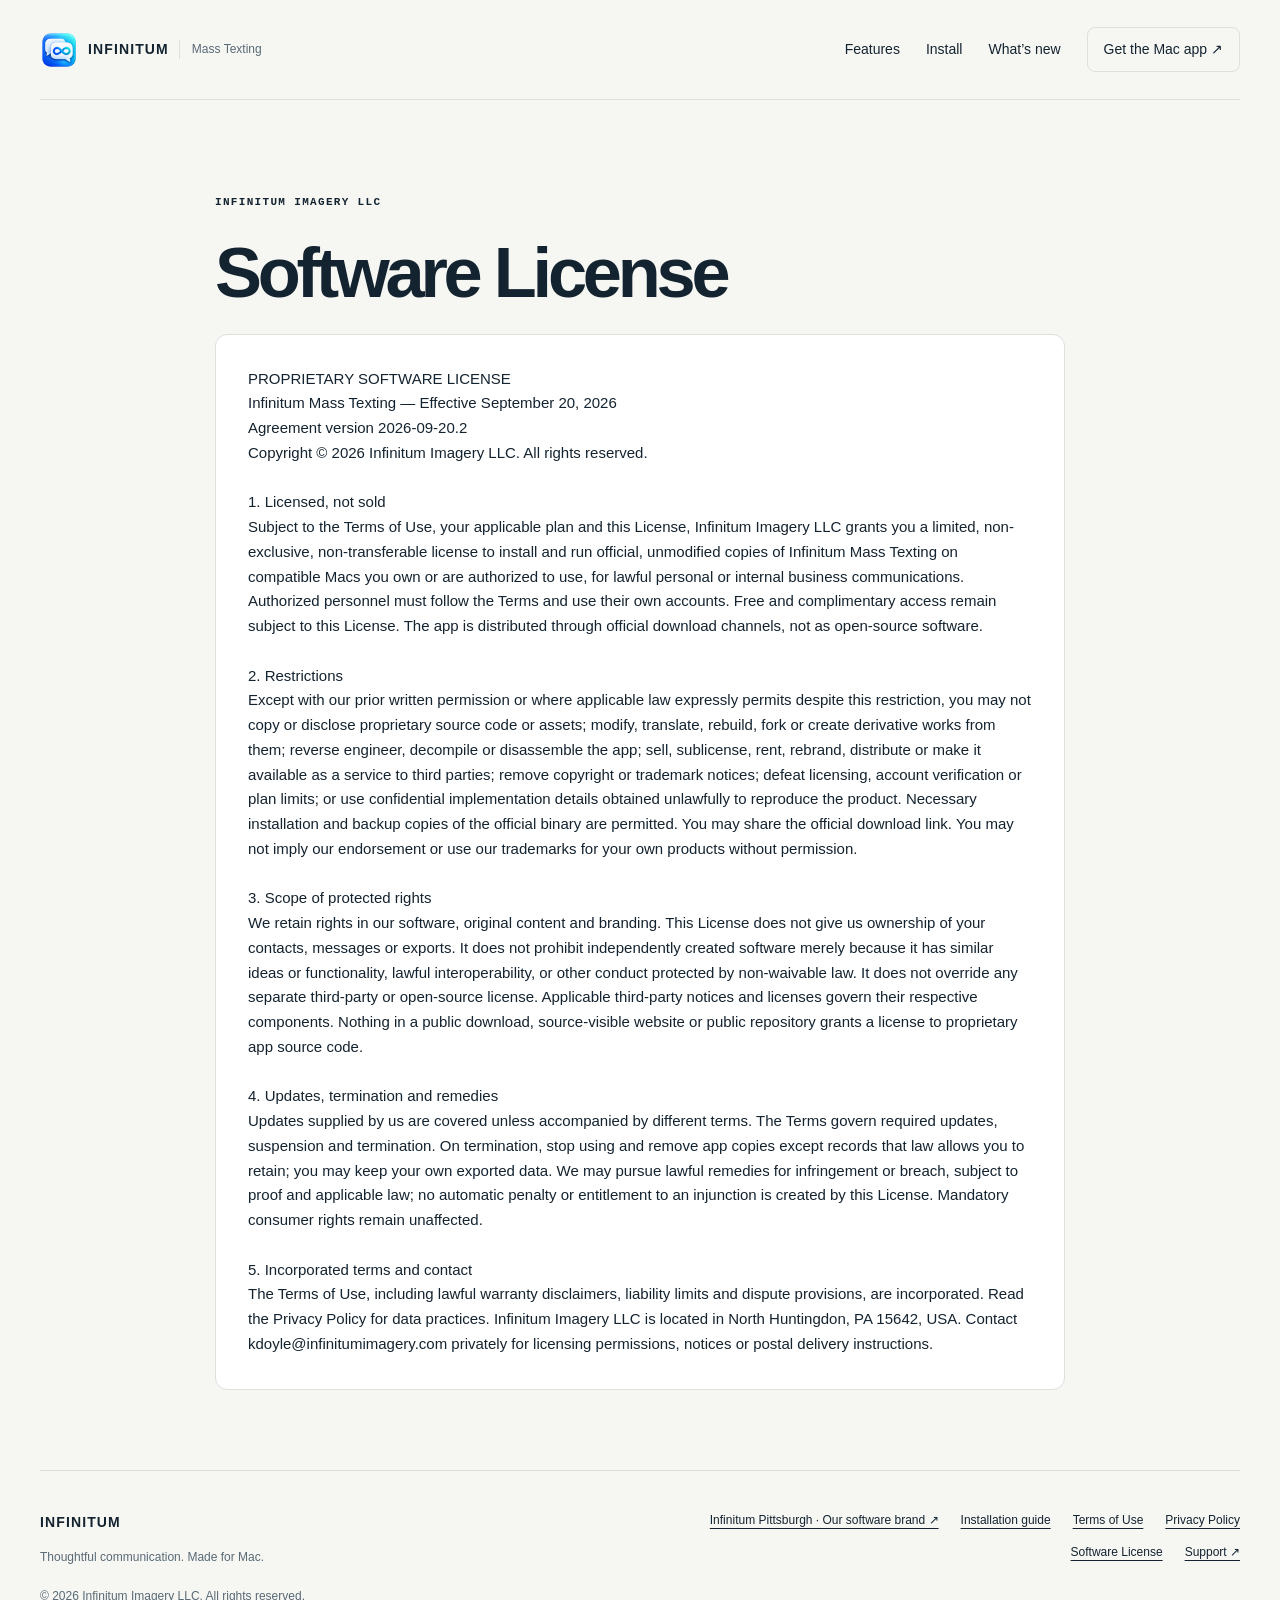
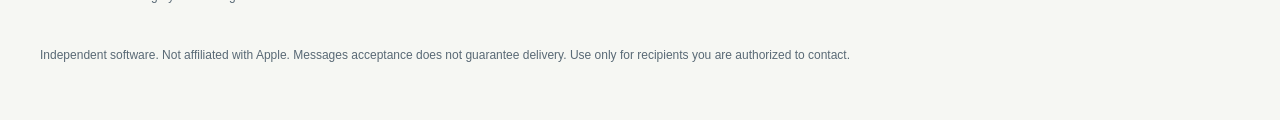
<file: license.html>
<!doctype html><html lang="en"><head><meta charset="utf-8"><meta name="viewport" content="width=device-width, initial-scale=1"><title>Software License | Infinitum Mass Texting</title><meta name="description" content="Software License for Infinitum Mass Texting by Infinitum Imagery LLC. Read local data handling, permitted use and proprietary software terms."><meta name="robots" content="index,follow"><link rel="canonical" href="https://infinitummasstexting.web.app/license.html"><meta property="og:type" content="website"><meta property="og:title" content="Software License | Infinitum Mass Texting"><meta property="og:description" content="Software License for Infinitum Mass Texting by Infinitum Imagery LLC. Read local data handling, permitted use and proprietary software terms."><meta property="og:url" content="https://infinitummasstexting.web.app/license.html"><meta property="og:image" content="https://infinitummasstexting.web.app/icon.png"><meta name="twitter:card" content="summary"><meta name="theme-color" content="#111f2e"><link rel="icon" href="icon.png"><link rel="stylesheet" href="style.css"></head><body><a class="skip" href="#main">Skip to content</a><div class="wrap"><nav aria-label="Main navigation"><a class="brand" href="./"><img src="icon.png" alt="" width="38" height="38">INFINITUM<span>Mass Texting</span></a><div class="navlinks"><a href="./#features">Features</a><a href="install.html">Install</a><a href="changelog.html">What’s new</a><a class="navdownload" href="https://github.com/jrftw/InfinitumMassTexting/releases/latest">Get the Mac app ↗</a></div></nav></div><main id="main"><section class="wrap narrow"><p class="eyebrow">INFINITUM IMAGERY LLC</p><h1>Software License</h1><div class="legal">PROPRIETARY SOFTWARE LICENSE
Infinitum Mass Texting — Effective September 20, 2026
Agreement version 2026-09-20.2
Copyright © 2026 Infinitum Imagery LLC. All rights reserved.

1. Licensed, not sold
Subject to the Terms of Use, your applicable plan and this License, Infinitum Imagery LLC grants you a limited, non-exclusive, non-transferable license to install and run official, unmodified copies of Infinitum Mass Texting on compatible Macs you own or are authorized to use, for lawful personal or internal business communications. Authorized personnel must follow the Terms and use their own accounts. Free and complimentary access remain subject to this License. The app is distributed through official download channels, not as open-source software.

2. Restrictions
Except with our prior written permission or where applicable law expressly permits despite this restriction, you may not copy or disclose proprietary source code or assets; modify, translate, rebuild, fork or create derivative works from them; reverse engineer, decompile or disassemble the app; sell, sublicense, rent, rebrand, distribute or make it available as a service to third parties; remove copyright or trademark notices; defeat licensing, account verification or plan limits; or use confidential implementation details obtained unlawfully to reproduce the product. Necessary installation and backup copies of the official binary are permitted. You may share the official download link. You may not imply our endorsement or use our trademarks for your own products without permission.

3. Scope of protected rights
We retain rights in our software, original content and branding. This License does not give us ownership of your contacts, messages or exports. It does not prohibit independently created software merely because it has similar ideas or functionality, lawful interoperability, or other conduct protected by non-waivable law. It does not override any separate third-party or open-source license. Applicable third-party notices and licenses govern their respective components. Nothing in a public download, source-visible website or public repository grants a license to proprietary app source code.

4. Updates, termination and remedies
Updates supplied by us are covered unless accompanied by different terms. The Terms govern required updates, suspension and termination. On termination, stop using and remove app copies except records that law allows you to retain; you may keep your own exported data. We may pursue lawful remedies for infringement or breach, subject to proof and applicable law; no automatic penalty or entitlement to an injunction is created by this License. Mandatory consumer rights remain unaffected.

5. Incorporated terms and contact
The Terms of Use, including lawful warranty disclaimers, liability limits and dispute provisions, are incorporated. Read the Privacy Policy for data practices. Infinitum Imagery LLC is located in North Huntingdon, PA 15642, USA. Contact kdoyle@infinitumimagery.com privately for licensing permissions, notices or postal delivery instructions.
</div></section></main><footer class="wrap"><div><a class="brand" href="./">INFINITUM</a><p>Thoughtful communication. Made for Mac.</p><small>© 2026 Infinitum Imagery LLC. All rights reserved.</small></div><div class="footlinks"><a href="https://pittsburghsoftware.infinitumimagery.com/">Infinitum Pittsburgh · Our software brand ↗</a><a href="install.html">Installation guide</a><a href="terms.html">Terms of Use</a><a href="privacy.html">Privacy Policy</a><a href="license.html">Software License</a><a href="https://github.com/jrftw/InfinitumMassTexting/issues">Support ↗</a></div><p class="fine">Independent software. Not affiliated with Apple. Messages acceptance does not guarantee delivery. Use only for recipients you are authorized to contact.</p></footer></body></html>
</file>
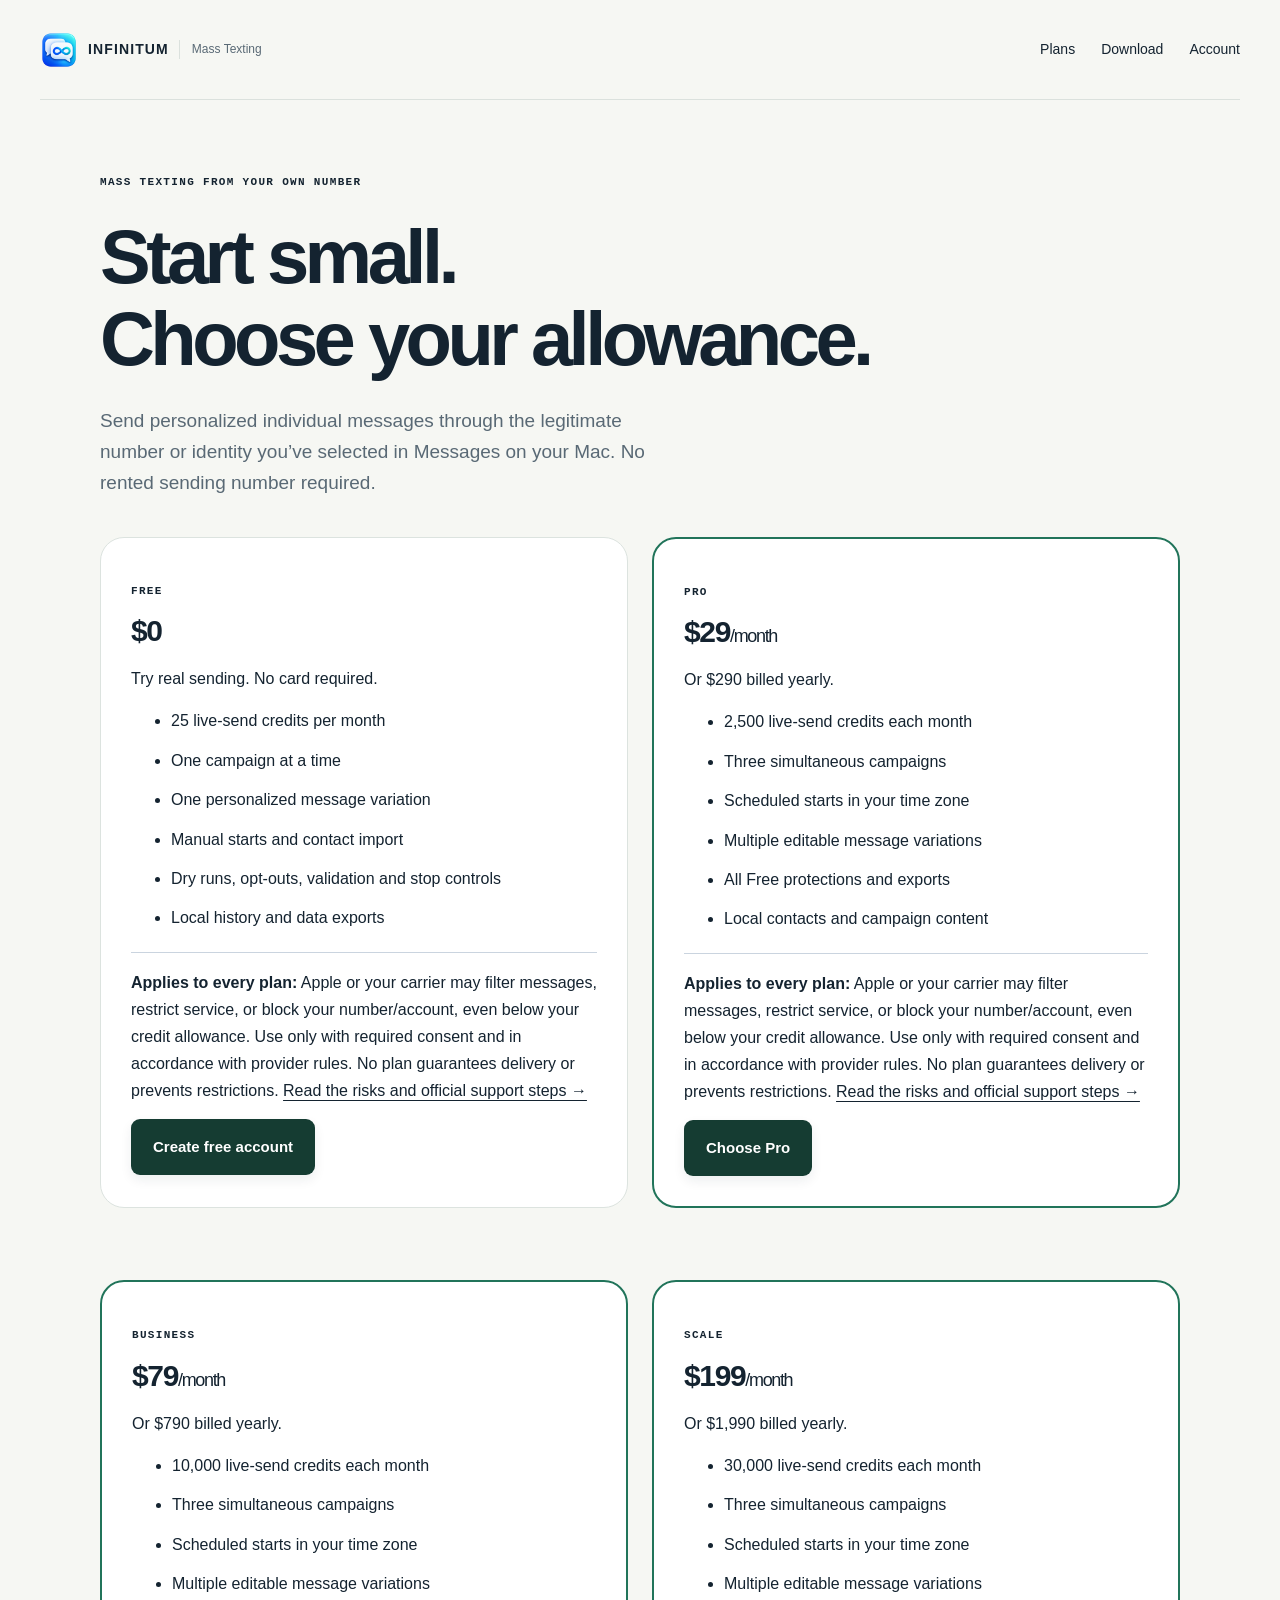
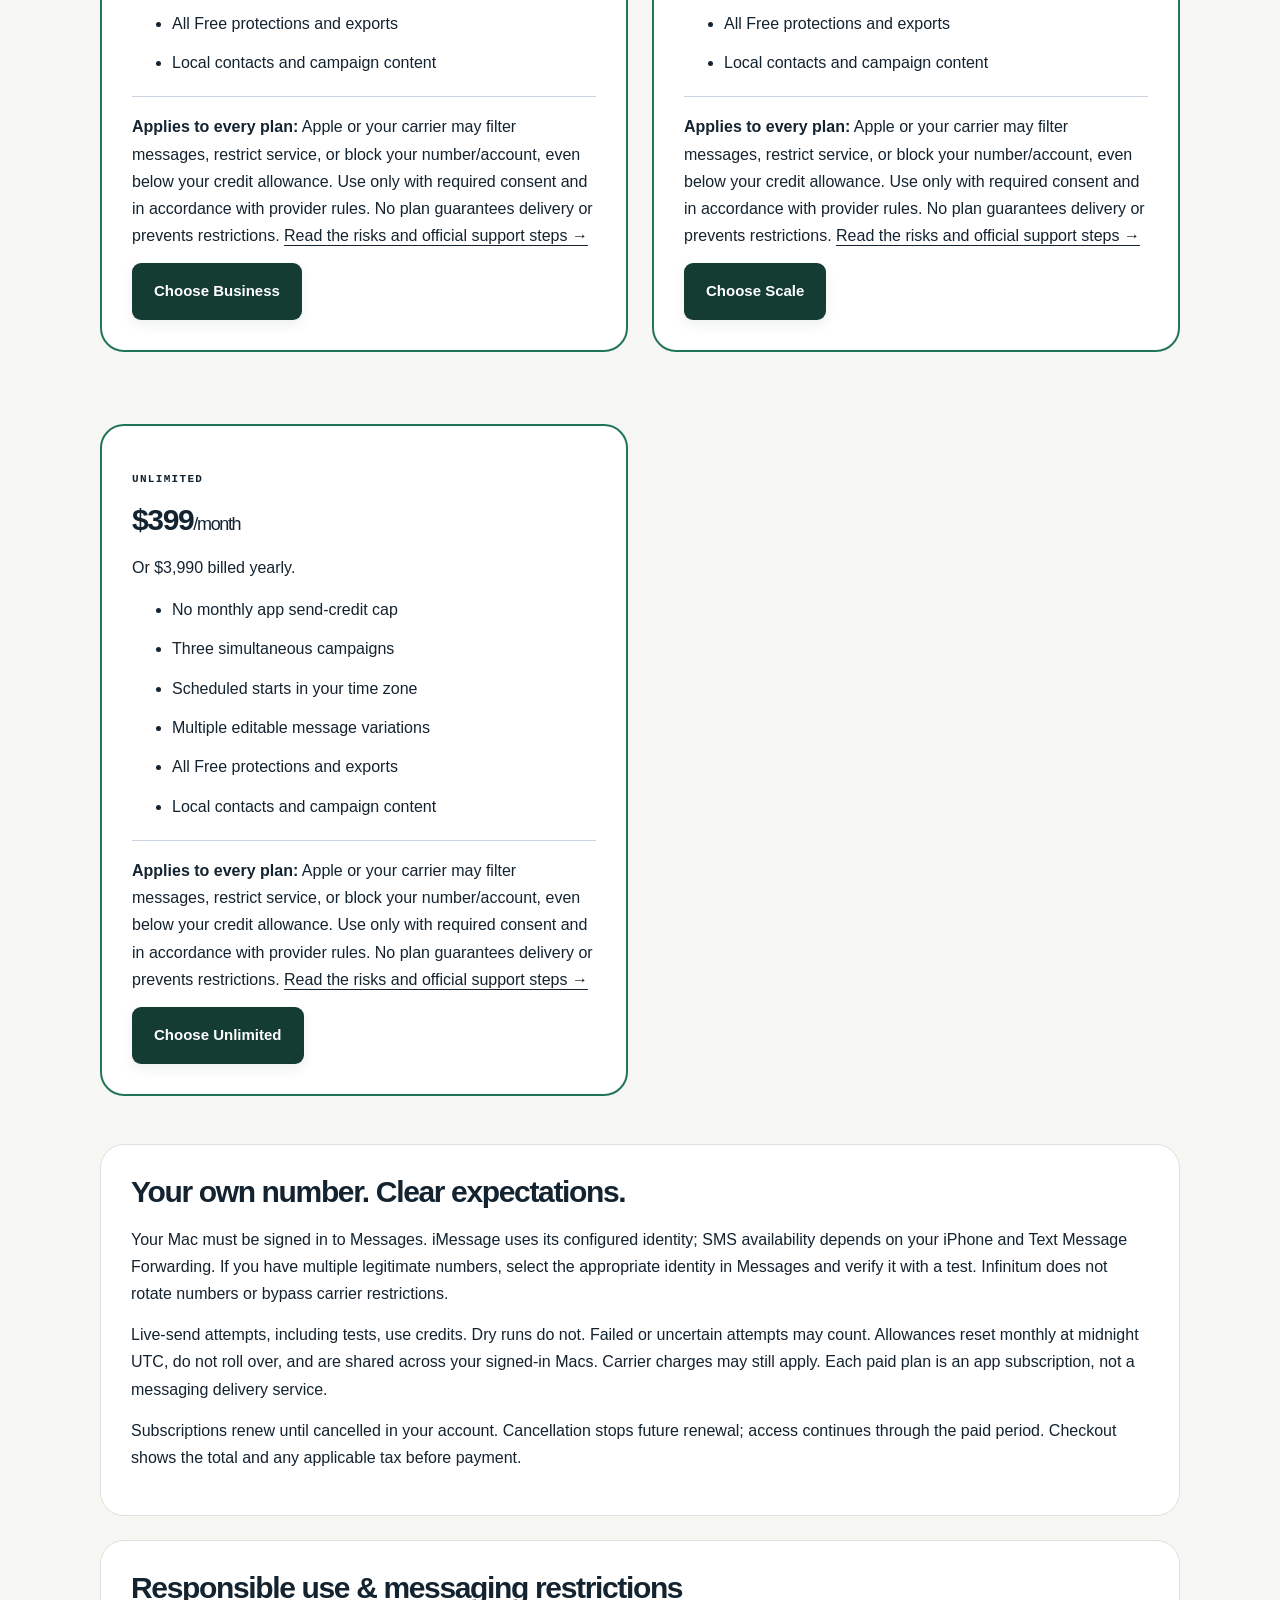
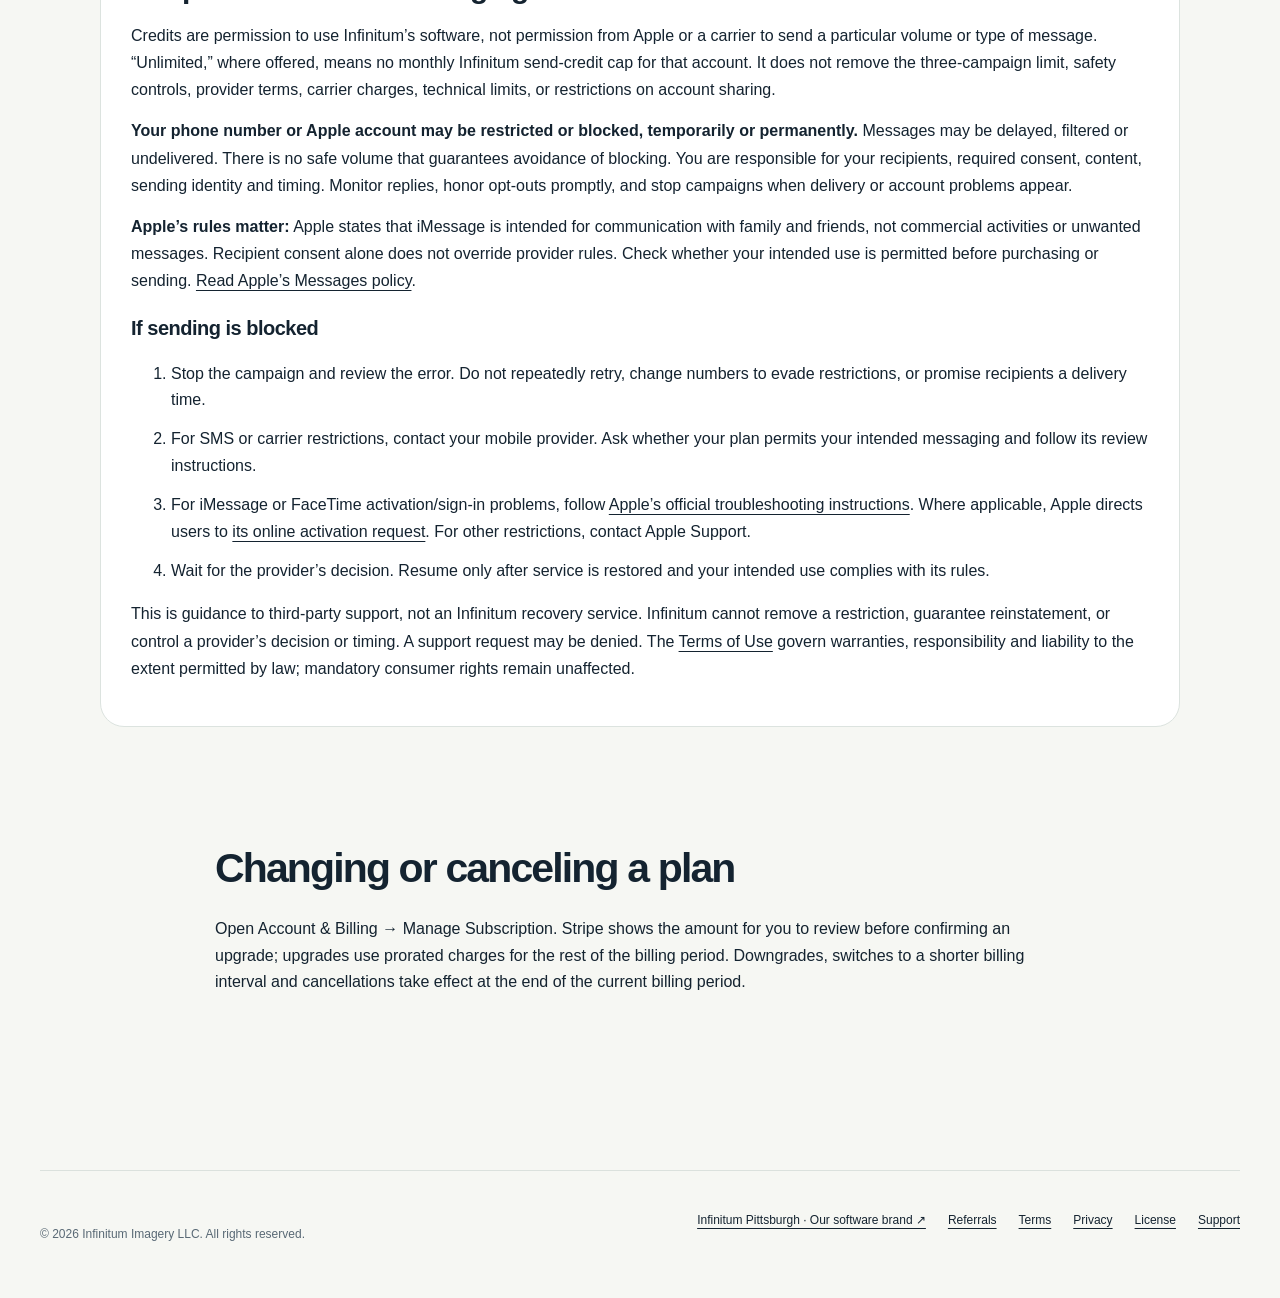
<file: pricing.html>
<!doctype html><html lang="en"><head><meta charset="utf-8"><meta name="viewport" content="width=device-width,initial-scale=1"><title>Plans &amp; Subscriptions | Infinitum Mass Texting</title><meta name="description" content="Mass texting from your own number through Messages on your Mac. Free and Pro accounts, private local campaigns and straightforward billing."><meta name="robots" content="index,follow"><link rel="canonical" href="https://infinitummasstexting.web.app/pricing.html"><link rel="icon" href="icon.png"><link rel="stylesheet" href="style.css"><link rel="stylesheet" href="accounts.css?v=20260921-risk"></head><body><a class="skip" href="#main">Skip to content</a><nav class="wrap" aria-label="Main navigation"><a class="brand" href="./"><img src="icon.png" alt="" width="38" height="38">INFINITUM<span>Mass Texting</span></a><div class="navlinks"><a href="pricing.html">Plans</a><a href="install.html">Download</a><a href="account.html">Account</a></div></nav><main id="main" class="wrap account-wrap"><p class="eyebrow">MASS TEXTING FROM YOUR OWN NUMBER</p><h1>Start small.<br>Choose your allowance.</h1><p class="lead">Send personalized individual messages through the legitimate number or identity you’ve selected in Messages on your Mac. No rented sending number required.</p><div class="plan-grid"><article class="account-card"><p class="eyebrow">FREE</p><h2>$0</h2><p>Try real sending. No card required.</p><ul><li>25 live-send credits per month</li><li>One campaign at a time</li><li>One personalized message variation</li><li>Manual starts and contact import</li><li>Dry runs, opt-outs, validation and stop controls</li><li>Local history and data exports</li></ul><p class="plan-risk"><strong>Applies to every plan:</strong> Apple or your carrier may filter messages, restrict service, or block your number/account, even below your credit allowance. Use only with required consent and in accordance with provider rules. No plan guarantees delivery or prevents restrictions. <a href="pricing.html#responsible-use">Read the risks and official support steps →</a></p><a class="button" href="account.html">Create free account</a></article><article class="account-card pro"><p class="eyebrow">PRO</p><h2>$29<span>/month</span></h2><p>Or $290 billed yearly.</p><ul><li>2,500 live-send credits each month</li><li>Three simultaneous campaigns</li><li>Scheduled starts in your time zone</li><li>Multiple editable message variations</li><li>All Free protections and exports</li><li>Local contacts and campaign content</li></ul><p class="plan-risk"><strong>Applies to every plan:</strong> Apple or your carrier may filter messages, restrict service, or block your number/account, even below your credit allowance. Use only with required consent and in accordance with provider rules. No plan guarantees delivery or prevents restrictions. <a href="pricing.html#responsible-use">Read the risks and official support steps →</a></p><a class="button" href="account.html">Choose Pro</a></article><article class="account-card pro"><p class="eyebrow">BUSINESS</p><h2>$79<span>/month</span></h2><p>Or $790 billed yearly.</p><ul><li>10,000 live-send credits each month</li><li>Three simultaneous campaigns</li><li>Scheduled starts in your time zone</li><li>Multiple editable message variations</li><li>All Free protections and exports</li><li>Local contacts and campaign content</li></ul><p class="plan-risk"><strong>Applies to every plan:</strong> Apple or your carrier may filter messages, restrict service, or block your number/account, even below your credit allowance. Use only with required consent and in accordance with provider rules. No plan guarantees delivery or prevents restrictions. <a href="pricing.html#responsible-use">Read the risks and official support steps →</a></p><a class="button" href="account.html">Choose Business</a></article><article class="account-card pro"><p class="eyebrow">SCALE</p><h2>$199<span>/month</span></h2><p>Or $1,990 billed yearly.</p><ul><li>30,000 live-send credits each month</li><li>Three simultaneous campaigns</li><li>Scheduled starts in your time zone</li><li>Multiple editable message variations</li><li>All Free protections and exports</li><li>Local contacts and campaign content</li></ul><p class="plan-risk"><strong>Applies to every plan:</strong> Apple or your carrier may filter messages, restrict service, or block your number/account, even below your credit allowance. Use only with required consent and in accordance with provider rules. No plan guarantees delivery or prevents restrictions. <a href="pricing.html#responsible-use">Read the risks and official support steps →</a></p><a class="button" href="account.html">Choose Scale</a></article><article class="account-card pro"><p class="eyebrow">UNLIMITED</p><h2>$399<span>/month</span></h2><p>Or $3,990 billed yearly.</p><ul><li>No monthly app send-credit cap</li><li>Three simultaneous campaigns</li><li>Scheduled starts in your time zone</li><li>Multiple editable message variations</li><li>All Free protections and exports</li><li>Local contacts and campaign content</li></ul><p class="plan-risk"><strong>Applies to every plan:</strong> Apple or your carrier may filter messages, restrict service, or block your number/account, even below your credit allowance. Use only with required consent and in accordance with provider rules. No plan guarantees delivery or prevents restrictions. <a href="pricing.html#responsible-use">Read the risks and official support steps →</a></p><a class="button" href="account.html">Choose Unlimited</a></article></div><section class="account-card"><h2>Your own number. Clear expectations.</h2><p>Your Mac must be signed in to Messages. iMessage uses its configured identity; SMS availability depends on your iPhone and Text Message Forwarding. If you have multiple legitimate numbers, select the appropriate identity in Messages and verify it with a test. Infinitum does not rotate numbers or bypass carrier restrictions.</p><p>Live-send attempts, including tests, use credits. Dry runs do not. Failed or uncertain attempts may count. Allowances reset monthly at midnight UTC, do not roll over, and are shared across your signed-in Macs. Carrier charges may still apply. Each paid plan is an app subscription, not a messaging delivery service.</p><p>Subscriptions renew until cancelled in your account. Cancellation stops future renewal; access continues through the paid period. Checkout shows the total and any applicable tax before payment.</p></section><section id="responsible-use" class="account-card"><h2>Responsible use &amp; messaging restrictions</h2><p>Credits are permission to use Infinitum’s software, not permission from Apple or a carrier to send a particular volume or type of message. “Unlimited,” where offered, means no monthly Infinitum send-credit cap for that account. It does not remove the three-campaign limit, safety controls, provider terms, carrier charges, technical limits, or restrictions on account sharing.</p><p><strong>Your phone number or Apple account may be restricted or blocked, temporarily or permanently.</strong> Messages may be delayed, filtered or undelivered. There is no safe volume that guarantees avoidance of blocking. You are responsible for your recipients, required consent, content, sending identity and timing. Monitor replies, honor opt-outs promptly, and stop campaigns when delivery or account problems appear.</p><p><strong>Apple’s rules matter:</strong> Apple states that iMessage is intended for communication with family and friends, not commercial activities or unwanted messages. Recipient consent alone does not override provider rules. Check whether your intended use is permitted before purchasing or sending. <a href="https://www.apple.com/legal/privacy/data/en/messages/" target="_blank" rel="noopener">Read Apple’s Messages policy</a>.</p><h3>If sending is blocked</h3><ol><li>Stop the campaign and review the error. Do not repeatedly retry, change numbers to evade restrictions, or promise recipients a delivery time.</li><li>For SMS or carrier restrictions, contact your mobile provider. Ask whether your plan permits your intended messaging and follow its review instructions.</li><li>For iMessage or FaceTime activation/sign-in problems, follow <a href="https://support.apple.com/108791" target="_blank" rel="noopener">Apple’s official troubleshooting instructions</a>. Where applicable, Apple directs users to <a href="https://apple.co/IMFT-mac" target="_blank" rel="noopener">its online activation request</a>. For other restrictions, contact Apple Support.</li><li>Wait for the provider’s decision. Resume only after service is restored and your intended use complies with its rules.</li></ol><p>This is guidance to third-party support, not an Infinitum recovery service. Infinitum cannot remove a restriction, guarantee reinstatement, or control a provider’s decision or timing. A support request may be denied. The <a href="terms.html">Terms of Use</a> govern warranties, responsibility and liability to the extent permitted by law; mandatory consumer rights remain unaffected.</p></section><section class="wrap narrow"><h2>Changing or canceling a plan</h2><p>Open Account &amp; Billing → Manage Subscription. Stripe shows the amount for you to review before confirming an upgrade; upgrades use prorated charges for the rest of the billing period. Downgrades, switches to a shorter billing interval and cancellations take effect at the end of the current billing period.</p></section></main><footer class="wrap"><p>© 2026 Infinitum Imagery LLC. All rights reserved.</p><div class="footlinks"><a href="https://pittsburghsoftware.infinitumimagery.com/">Infinitum Pittsburgh · Our software brand ↗</a><a href="referrals.html">Referrals</a><a href="terms.html">Terms</a><a href="privacy.html">Privacy</a><a href="license.html">License</a><a href="https://github.com/jrftw/InfinitumMassTexting/issues">Support</a></div></footer></body></html>
</file>
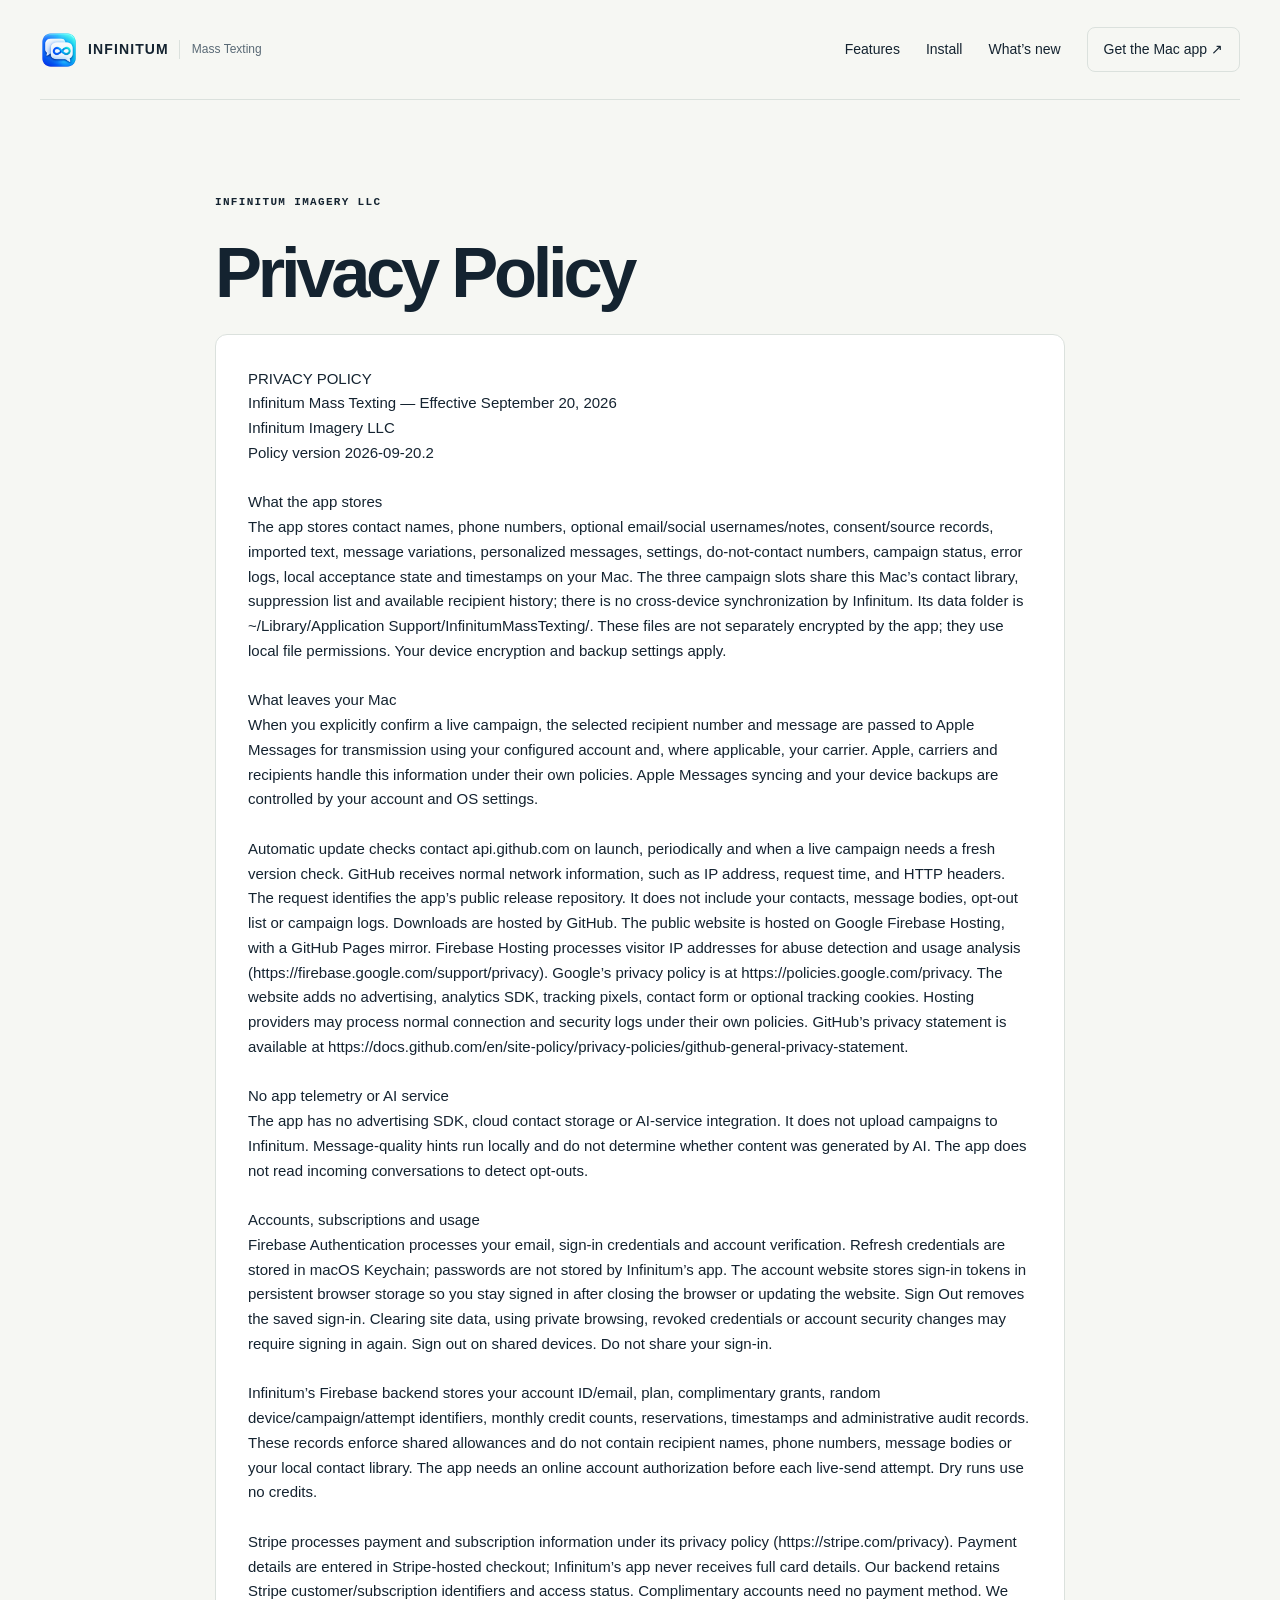
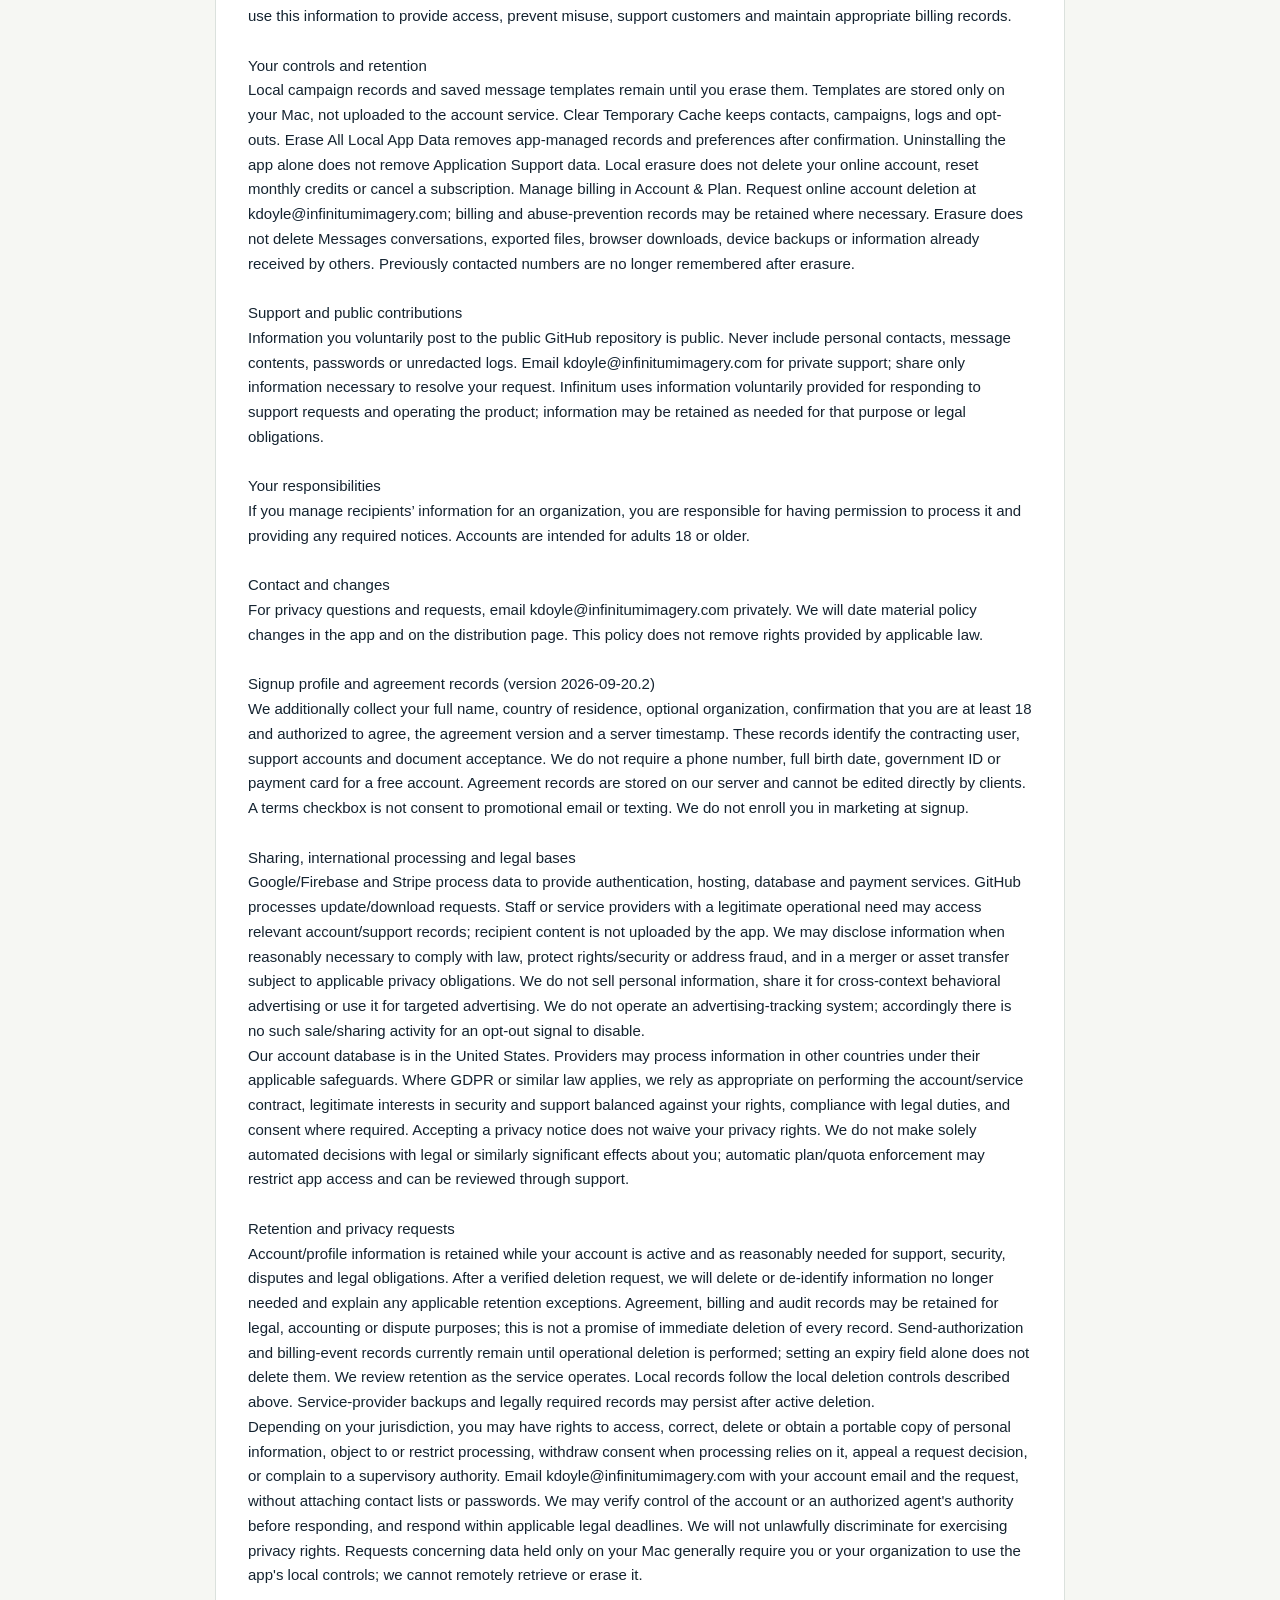
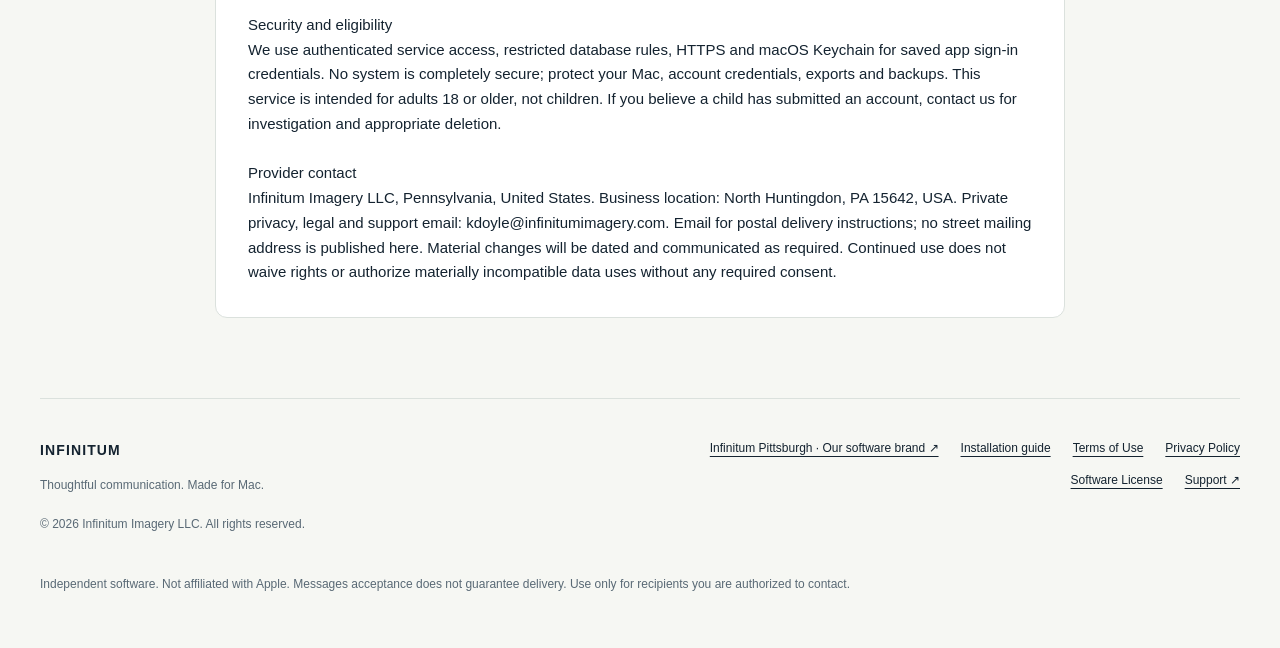
<file: privacy.html>
<!doctype html><html lang="en"><head><meta charset="utf-8"><meta name="viewport" content="width=device-width, initial-scale=1"><title>Privacy Policy | Infinitum Mass Texting</title><meta name="description" content="Privacy Policy for Infinitum Mass Texting by Infinitum Imagery LLC. Read local data handling, permitted use and proprietary software terms."><meta name="robots" content="index,follow"><link rel="canonical" href="https://infinitummasstexting.web.app/privacy.html"><meta property="og:type" content="website"><meta property="og:title" content="Privacy Policy | Infinitum Mass Texting"><meta property="og:description" content="Privacy Policy for Infinitum Mass Texting by Infinitum Imagery LLC. Read local data handling, permitted use and proprietary software terms."><meta property="og:url" content="https://infinitummasstexting.web.app/privacy.html"><meta property="og:image" content="https://infinitummasstexting.web.app/icon.png"><meta name="twitter:card" content="summary"><meta name="theme-color" content="#111f2e"><link rel="icon" href="icon.png"><link rel="stylesheet" href="style.css"></head><body><a class="skip" href="#main">Skip to content</a><div class="wrap"><nav aria-label="Main navigation"><a class="brand" href="./"><img src="icon.png" alt="" width="38" height="38">INFINITUM<span>Mass Texting</span></a><div class="navlinks"><a href="./#features">Features</a><a href="install.html">Install</a><a href="changelog.html">What’s new</a><a class="navdownload" href="https://github.com/jrftw/InfinitumMassTexting/releases/latest">Get the Mac app ↗</a></div></nav></div><main id="main"><section class="wrap narrow"><p class="eyebrow">INFINITUM IMAGERY LLC</p><h1>Privacy Policy</h1><div class="legal">PRIVACY POLICY
Infinitum Mass Texting — Effective September 20, 2026
Infinitum Imagery LLC
Policy version 2026-09-20.2

What the app stores
The app stores contact names, phone numbers, optional email/social usernames/notes, consent/source records, imported text, message variations, personalized messages, settings, do-not-contact numbers, campaign status, error logs, local acceptance state and timestamps on your Mac. The three campaign slots share this Mac’s contact library, suppression list and available recipient history; there is no cross-device synchronization by Infinitum. Its data folder is ~/Library/Application Support/InfinitumMassTexting/. These files are not separately encrypted by the app; they use local file permissions. Your device encryption and backup settings apply.

What leaves your Mac
When you explicitly confirm a live campaign, the selected recipient number and message are passed to Apple Messages for transmission using your configured account and, where applicable, your carrier. Apple, carriers and recipients handle this information under their own policies. Apple Messages syncing and your device backups are controlled by your account and OS settings.

Automatic update checks contact api.github.com on launch, periodically and when a live campaign needs a fresh version check. GitHub receives normal network information, such as IP address, request time, and HTTP headers. The request identifies the app’s public release repository. It does not include your contacts, message bodies, opt-out list or campaign logs. Downloads are hosted by GitHub. The public website is hosted on Google Firebase Hosting, with a GitHub Pages mirror. Firebase Hosting processes visitor IP addresses for abuse detection and usage analysis (https://firebase.google.com/support/privacy). Google’s privacy policy is at https://policies.google.com/privacy. The website adds no advertising, analytics SDK, tracking pixels, contact form or optional tracking cookies. Hosting providers may process normal connection and security logs under their own policies. GitHub’s privacy statement is available at https://docs.github.com/en/site-policy/privacy-policies/github-general-privacy-statement.

No app telemetry or AI service
The app has no advertising SDK, cloud contact storage or AI-service integration. It does not upload campaigns to Infinitum. Message-quality hints run locally and do not determine whether content was generated by AI. The app does not read incoming conversations to detect opt-outs.

Accounts, subscriptions and usage
Firebase Authentication processes your email, sign-in credentials and account verification. Refresh credentials are stored in macOS Keychain; passwords are not stored by Infinitum’s app. The account website stores sign-in tokens in persistent browser storage so you stay signed in after closing the browser or updating the website. Sign Out removes the saved sign-in. Clearing site data, using private browsing, revoked credentials or account security changes may require signing in again. Sign out on shared devices. Do not share your sign-in.

Infinitum’s Firebase backend stores your account ID/email, plan, complimentary grants, random device/campaign/attempt identifiers, monthly credit counts, reservations, timestamps and administrative audit records. These records enforce shared allowances and do not contain recipient names, phone numbers, message bodies or your local contact library. The app needs an online account authorization before each live-send attempt. Dry runs use no credits.

Stripe processes payment and subscription information under its privacy policy (https://stripe.com/privacy). Payment details are entered in Stripe-hosted checkout; Infinitum’s app never receives full card details. Our backend retains Stripe customer/subscription identifiers and access status. Complimentary accounts need no payment method. We use this information to provide access, prevent misuse, support customers and maintain appropriate billing records.

Your controls and retention
Local campaign records and saved message templates remain until you erase them. Templates are stored only on your Mac, not uploaded to the account service. Clear Temporary Cache keeps contacts, campaigns, logs and opt-outs. Erase All Local App Data removes app-managed records and preferences after confirmation. Uninstalling the app alone does not remove Application Support data. Local erasure does not delete your online account, reset monthly credits or cancel a subscription. Manage billing in Account &amp; Plan. Request online account deletion at kdoyle@infinitumimagery.com; billing and abuse-prevention records may be retained where necessary. Erasure does not delete Messages conversations, exported files, browser downloads, device backups or information already received by others. Previously contacted numbers are no longer remembered after erasure.

Support and public contributions
Information you voluntarily post to the public GitHub repository is public. Never include personal contacts, message contents, passwords or unredacted logs. Email kdoyle@infinitumimagery.com for private support; share only information necessary to resolve your request. Infinitum uses information voluntarily provided for responding to support requests and operating the product; information may be retained as needed for that purpose or legal obligations.

Your responsibilities
If you manage recipients’ information for an organization, you are responsible for having permission to process it and providing any required notices. Accounts are intended for adults 18 or older.

Contact and changes
For privacy questions and requests, email kdoyle@infinitumimagery.com privately. We will date material policy changes in the app and on the distribution page. This policy does not remove rights provided by applicable law.

Signup profile and agreement records (version 2026-09-20.2)
We additionally collect your full name, country of residence, optional organization, confirmation that you are at least 18 and authorized to agree, the agreement version and a server timestamp. These records identify the contracting user, support accounts and document acceptance. We do not require a phone number, full birth date, government ID or payment card for a free account. Agreement records are stored on our server and cannot be edited directly by clients. A terms checkbox is not consent to promotional email or texting. We do not enroll you in marketing at signup.

Sharing, international processing and legal bases
Google/Firebase and Stripe process data to provide authentication, hosting, database and payment services. GitHub processes update/download requests. Staff or service providers with a legitimate operational need may access relevant account/support records; recipient content is not uploaded by the app. We may disclose information when reasonably necessary to comply with law, protect rights/security or address fraud, and in a merger or asset transfer subject to applicable privacy obligations. We do not sell personal information, share it for cross-context behavioral advertising or use it for targeted advertising. We do not operate an advertising-tracking system; accordingly there is no such sale/sharing activity for an opt-out signal to disable.
Our account database is in the United States. Providers may process information in other countries under their applicable safeguards. Where GDPR or similar law applies, we rely as appropriate on performing the account/service contract, legitimate interests in security and support balanced against your rights, compliance with legal duties, and consent where required. Accepting a privacy notice does not waive your privacy rights. We do not make solely automated decisions with legal or similarly significant effects about you; automatic plan/quota enforcement may restrict app access and can be reviewed through support.

Retention and privacy requests
Account/profile information is retained while your account is active and as reasonably needed for support, security, disputes and legal obligations. After a verified deletion request, we will delete or de-identify information no longer needed and explain any applicable retention exceptions. Agreement, billing and audit records may be retained for legal, accounting or dispute purposes; this is not a promise of immediate deletion of every record. Send-authorization and billing-event records currently remain until operational deletion is performed; setting an expiry field alone does not delete them. We review retention as the service operates. Local records follow the local deletion controls described above. Service-provider backups and legally required records may persist after active deletion.
Depending on your jurisdiction, you may have rights to access, correct, delete or obtain a portable copy of personal information, object to or restrict processing, withdraw consent when processing relies on it, appeal a request decision, or complain to a supervisory authority. Email kdoyle@infinitumimagery.com with your account email and the request, without attaching contact lists or passwords. We may verify control of the account or an authorized agent&#x27;s authority before responding, and respond within applicable legal deadlines. We will not unlawfully discriminate for exercising privacy rights. Requests concerning data held only on your Mac generally require you or your organization to use the app&#x27;s local controls; we cannot remotely retrieve or erase it.

Security and eligibility
We use authenticated service access, restricted database rules, HTTPS and macOS Keychain for saved app sign-in credentials. No system is completely secure; protect your Mac, account credentials, exports and backups. This service is intended for adults 18 or older, not children. If you believe a child has submitted an account, contact us for investigation and appropriate deletion.

Provider contact
Infinitum Imagery LLC, Pennsylvania, United States. Business location: North Huntingdon, PA 15642, USA. Private privacy, legal and support email: kdoyle@infinitumimagery.com. Email for postal delivery instructions; no street mailing address is published here. Material changes will be dated and communicated as required. Continued use does not waive rights or authorize materially incompatible data uses without any required consent.
</div></section></main><footer class="wrap"><div><a class="brand" href="./">INFINITUM</a><p>Thoughtful communication. Made for Mac.</p><small>© 2026 Infinitum Imagery LLC. All rights reserved.</small></div><div class="footlinks"><a href="https://pittsburghsoftware.infinitumimagery.com/">Infinitum Pittsburgh · Our software brand ↗</a><a href="install.html">Installation guide</a><a href="terms.html">Terms of Use</a><a href="privacy.html">Privacy Policy</a><a href="license.html">Software License</a><a href="https://github.com/jrftw/InfinitumMassTexting/issues">Support ↗</a></div><p class="fine">Independent software. Not affiliated with Apple. Messages acceptance does not guarantee delivery. Use only for recipients you are authorized to contact.</p></footer></body></html>
</file>
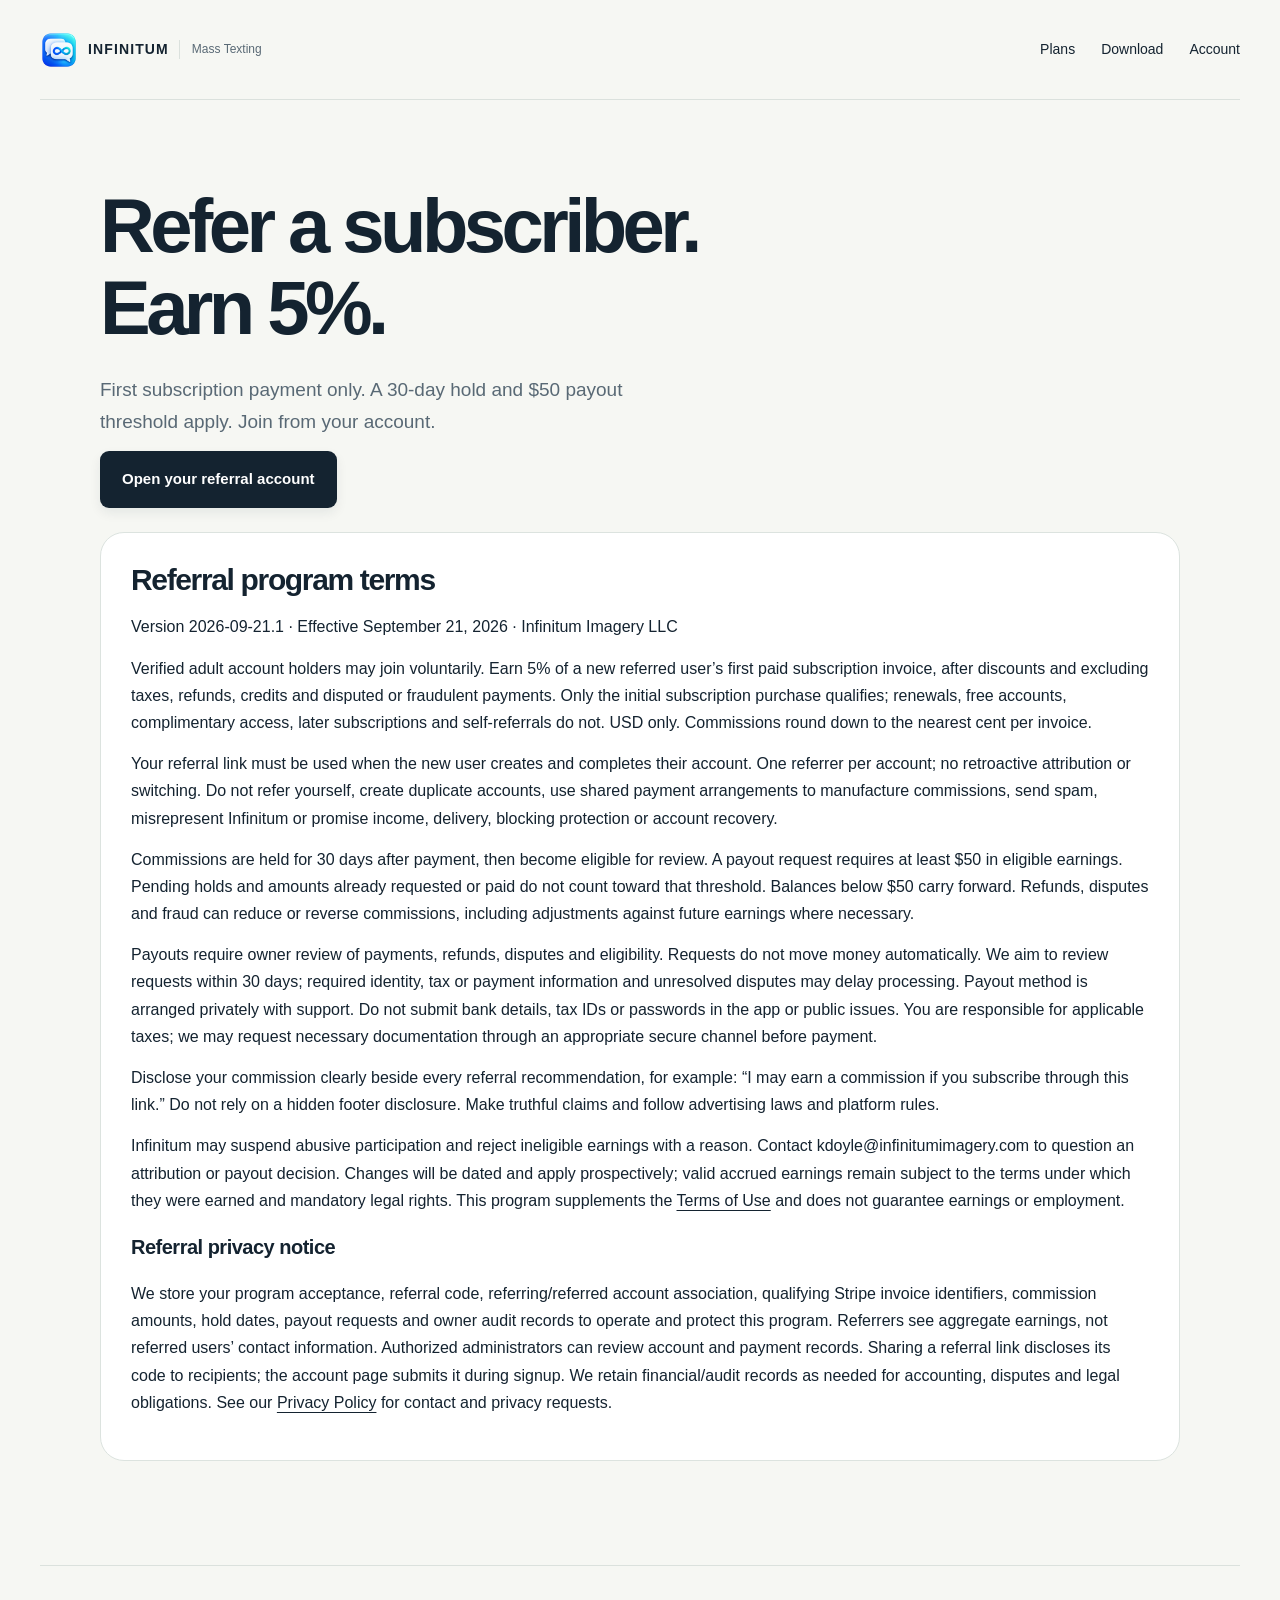
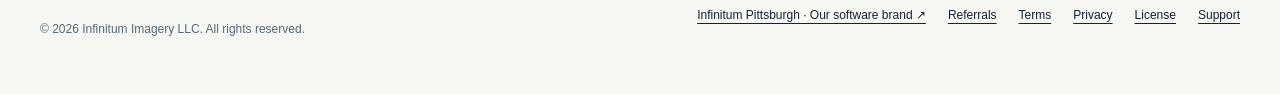
<file: referrals.html>
<!doctype html><html lang="en"><head><meta charset="utf-8"><meta name="viewport" content="width=device-width,initial-scale=1"><title>Referral Program | Infinitum Mass Texting</title><meta name="description" content="Earn 5% of a new referred subscriber’s initial payment. A 30-day hold, $50 payout minimum and referral program terms apply."><meta name="robots" content="index,follow"><link rel="canonical" href="https://infinitummasstexting.web.app/referrals.html"><link rel="icon" href="icon.png"><link rel="stylesheet" href="style.css"><link rel="stylesheet" href="accounts.css?v=20260921-risk"></head><body><a class="skip" href="#main">Skip to content</a><nav class="wrap" aria-label="Main navigation"><a class="brand" href="./"><img src="icon.png" alt="" width="38" height="38">INFINITUM<span>Mass Texting</span></a><div class="navlinks"><a href="pricing.html">Plans</a><a href="install.html">Download</a><a href="account.html">Account</a></div></nav><main id="main" class="wrap account-wrap"><h1>Refer a subscriber.<br>Earn 5%.</h1><p class="lead">First subscription payment only. A 30-day hold and $50 payout threshold apply. Join from your account.</p><a class="button" href="account.html#referrals">Open your referral account</a><section class="account-card" id="referral-terms"><h2>Referral program terms</h2><p>Version 2026-09-21.1 · Effective September 21, 2026 · Infinitum Imagery LLC</p><p>Verified adult account holders may join voluntarily. Earn 5% of a new referred user’s first paid subscription invoice, after discounts and excluding taxes, refunds, credits and disputed or fraudulent payments. Only the initial subscription purchase qualifies; renewals, free accounts, complimentary access, later subscriptions and self-referrals do not. USD only. Commissions round down to the nearest cent per invoice.</p><p>Your referral link must be used when the new user creates and completes their account. One referrer per account; no retroactive attribution or switching. Do not refer yourself, create duplicate accounts, use shared payment arrangements to manufacture commissions, send spam, misrepresent Infinitum or promise income, delivery, blocking protection or account recovery.</p><p>Commissions are held for 30 days after payment, then become eligible for review. A payout request requires at least $50 in eligible earnings. Pending holds and amounts already requested or paid do not count toward that threshold. Balances below $50 carry forward. Refunds, disputes and fraud can reduce or reverse commissions, including adjustments against future earnings where necessary.</p><p>Payouts require owner review of payments, refunds, disputes and eligibility. Requests do not move money automatically. We aim to review requests within 30 days; required identity, tax or payment information and unresolved disputes may delay processing. Payout method is arranged privately with support. Do not submit bank details, tax IDs or passwords in the app or public issues. You are responsible for applicable taxes; we may request necessary documentation through an appropriate secure channel before payment.</p><p>Disclose your commission clearly beside every referral recommendation, for example: “I may earn a commission if you subscribe through this link.” Do not rely on a hidden footer disclosure. Make truthful claims and follow advertising laws and platform rules.</p><p>Infinitum may suspend abusive participation and reject ineligible earnings with a reason. Contact kdoyle@infinitumimagery.com to question an attribution or payout decision. Changes will be dated and apply prospectively; valid accrued earnings remain subject to the terms under which they were earned and mandatory legal rights. This program supplements the <a href="terms.html">Terms of Use</a> and does not guarantee earnings or employment.</p><h3>Referral privacy notice</h3><p>We store your program acceptance, referral code, referring/referred account association, qualifying Stripe invoice identifiers, commission amounts, hold dates, payout requests and owner audit records to operate and protect this program. Referrers see aggregate earnings, not referred users’ contact information. Authorized administrators can review account and payment records. Sharing a referral link discloses its code to recipients; the account page submits it during signup. We retain financial/audit records as needed for accounting, disputes and legal obligations. See our <a href="privacy.html">Privacy Policy</a> for contact and privacy requests.</p></section></main><footer class="wrap"><p>© 2026 Infinitum Imagery LLC. All rights reserved.</p><div class="footlinks"><a href="https://pittsburghsoftware.infinitumimagery.com/">Infinitum Pittsburgh · Our software brand ↗</a><a href="referrals.html">Referrals</a><a href="terms.html">Terms</a><a href="privacy.html">Privacy</a><a href="license.html">License</a><a href="https://github.com/jrftw/InfinitumMassTexting/issues">Support</a></div></footer></body></html>
</file>
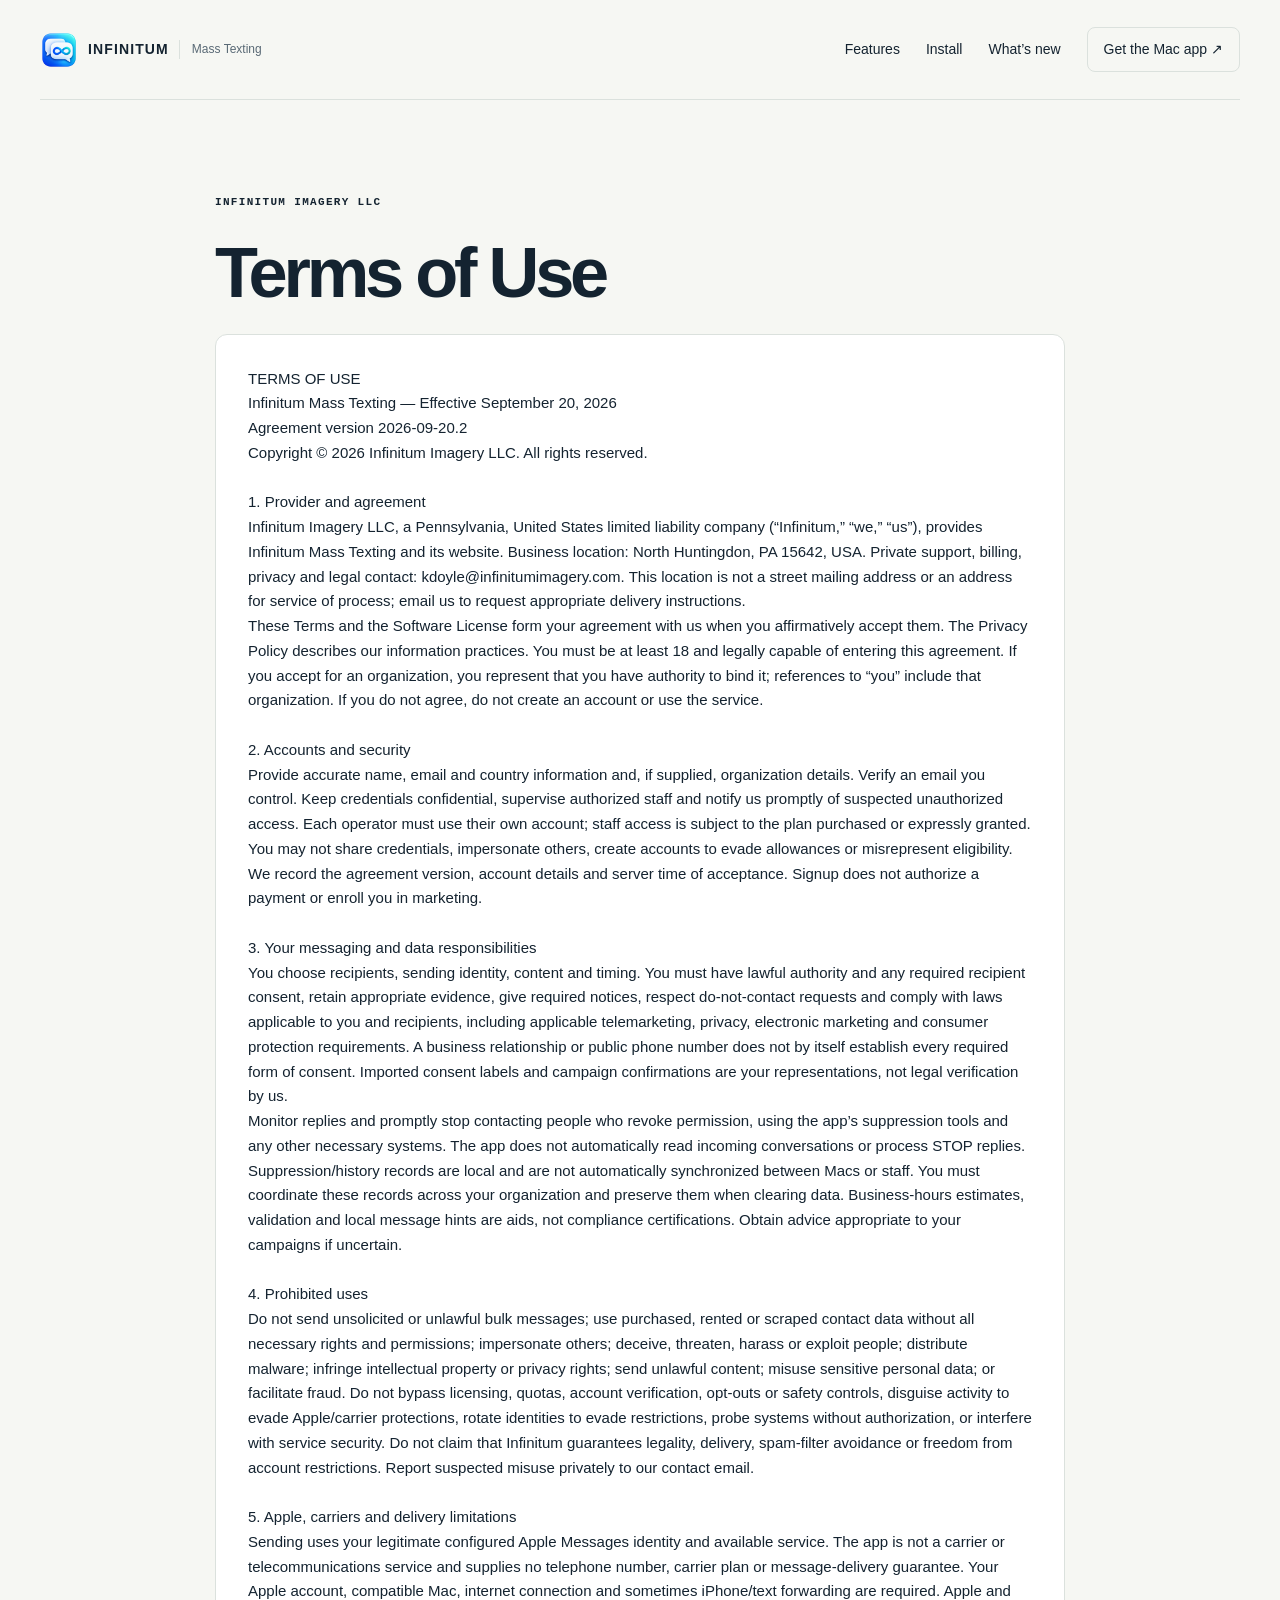
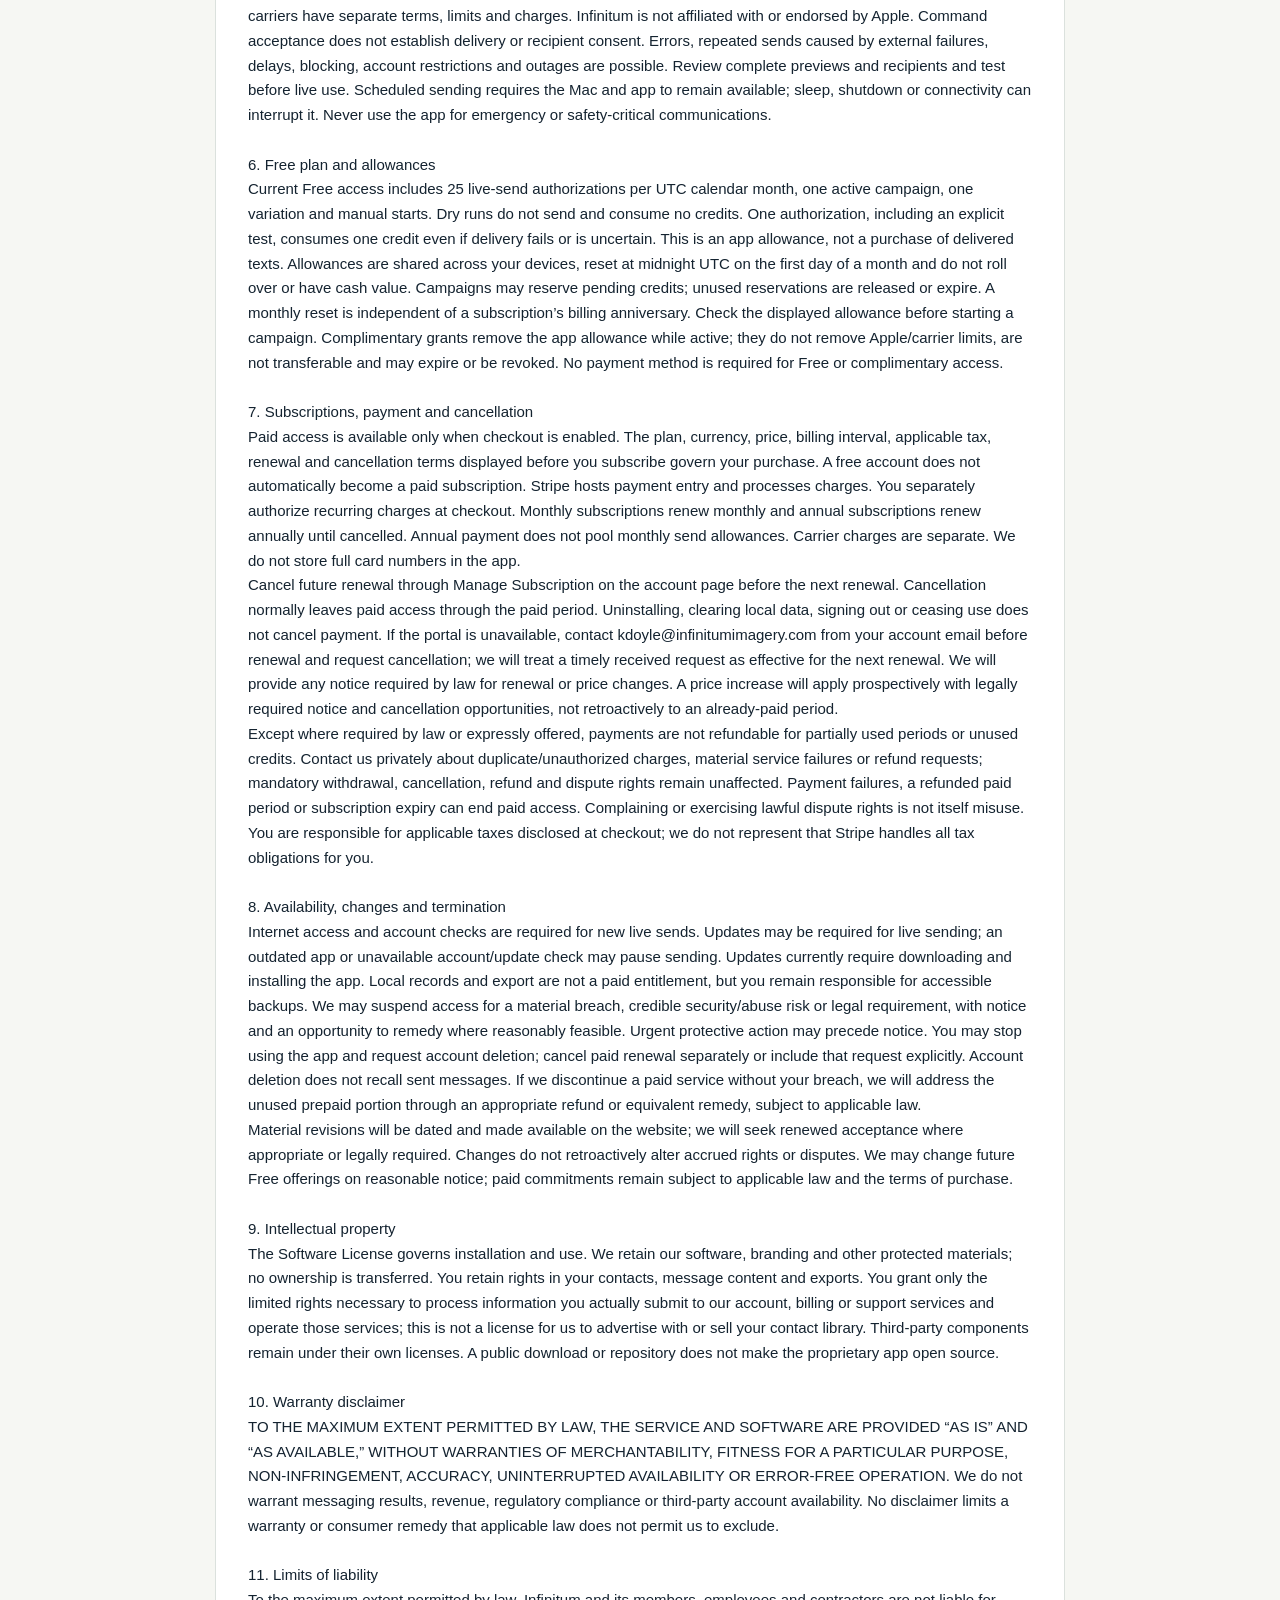
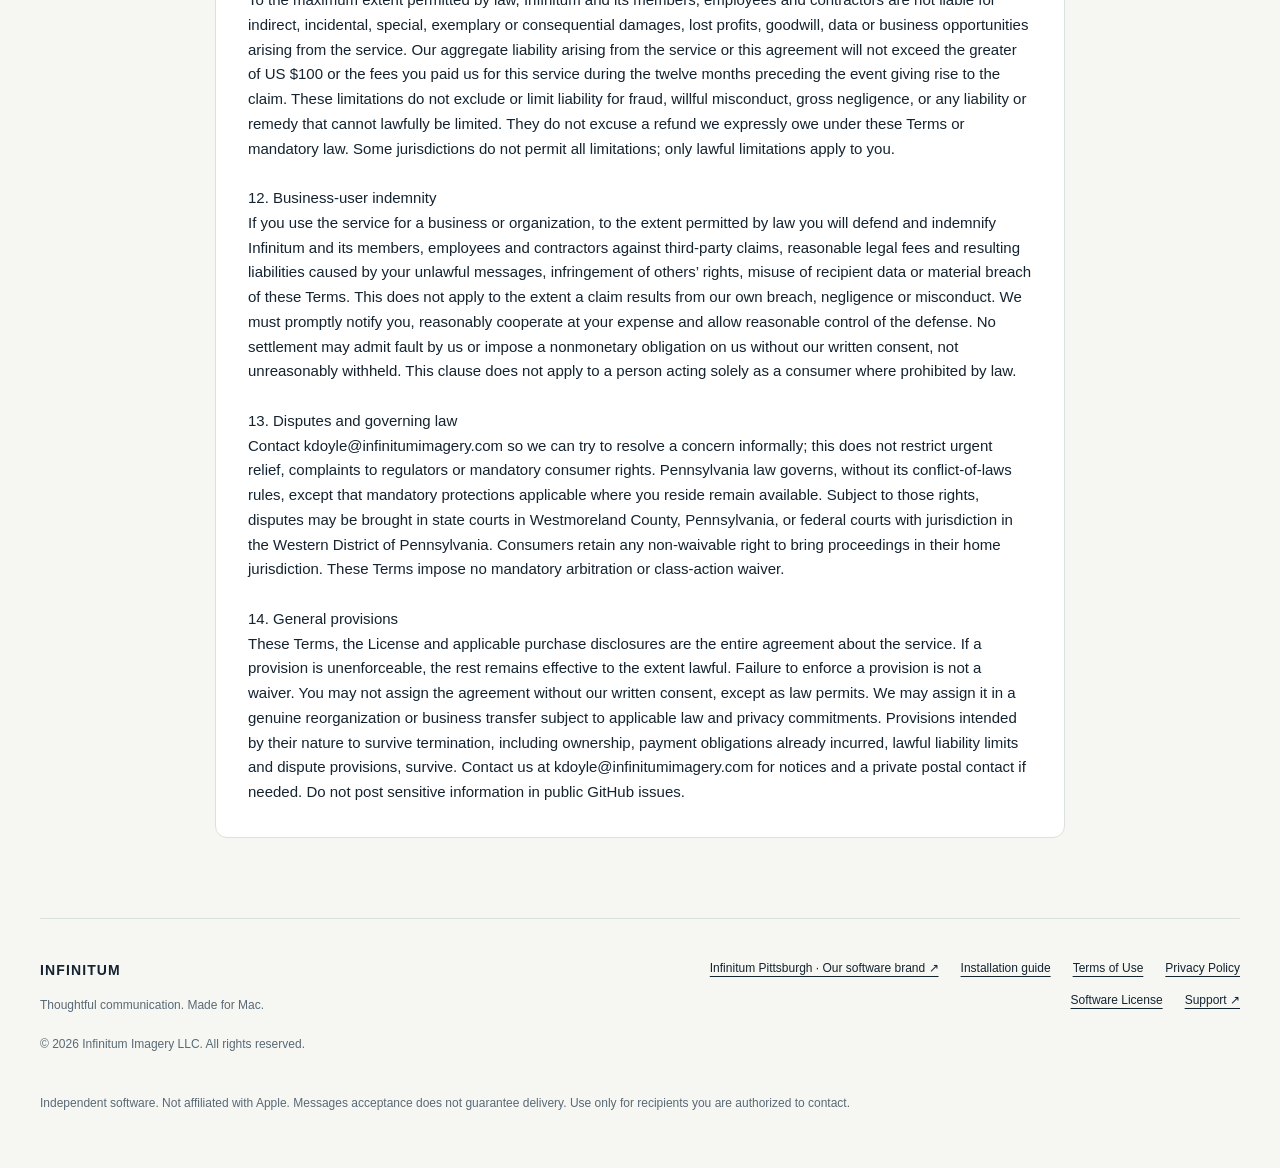
<file: terms.html>
<!doctype html><html lang="en"><head><meta charset="utf-8"><meta name="viewport" content="width=device-width, initial-scale=1"><title>Terms of Use | Infinitum Mass Texting</title><meta name="description" content="Terms of Use for Infinitum Mass Texting by Infinitum Imagery LLC. Read local data handling, permitted use and proprietary software terms."><meta name="robots" content="index,follow"><link rel="canonical" href="https://infinitummasstexting.web.app/terms.html"><meta property="og:type" content="website"><meta property="og:title" content="Terms of Use | Infinitum Mass Texting"><meta property="og:description" content="Terms of Use for Infinitum Mass Texting by Infinitum Imagery LLC. Read local data handling, permitted use and proprietary software terms."><meta property="og:url" content="https://infinitummasstexting.web.app/terms.html"><meta property="og:image" content="https://infinitummasstexting.web.app/icon.png"><meta name="twitter:card" content="summary"><meta name="theme-color" content="#111f2e"><link rel="icon" href="icon.png"><link rel="stylesheet" href="style.css"></head><body><a class="skip" href="#main">Skip to content</a><div class="wrap"><nav aria-label="Main navigation"><a class="brand" href="./"><img src="icon.png" alt="" width="38" height="38">INFINITUM<span>Mass Texting</span></a><div class="navlinks"><a href="./#features">Features</a><a href="install.html">Install</a><a href="changelog.html">What’s new</a><a class="navdownload" href="https://github.com/jrftw/InfinitumMassTexting/releases/latest">Get the Mac app ↗</a></div></nav></div><main id="main"><section class="wrap narrow"><p class="eyebrow">INFINITUM IMAGERY LLC</p><h1>Terms of Use</h1><div class="legal">TERMS OF USE
Infinitum Mass Texting — Effective September 20, 2026
Agreement version 2026-09-20.2
Copyright © 2026 Infinitum Imagery LLC. All rights reserved.

1. Provider and agreement
Infinitum Imagery LLC, a Pennsylvania, United States limited liability company (“Infinitum,” “we,” “us”), provides Infinitum Mass Texting and its website. Business location: North Huntingdon, PA 15642, USA. Private support, billing, privacy and legal contact: kdoyle@infinitumimagery.com. This location is not a street mailing address or an address for service of process; email us to request appropriate delivery instructions.
These Terms and the Software License form your agreement with us when you affirmatively accept them. The Privacy Policy describes our information practices. You must be at least 18 and legally capable of entering this agreement. If you accept for an organization, you represent that you have authority to bind it; references to “you” include that organization. If you do not agree, do not create an account or use the service.

2. Accounts and security
Provide accurate name, email and country information and, if supplied, organization details. Verify an email you control. Keep credentials confidential, supervise authorized staff and notify us promptly of suspected unauthorized access. Each operator must use their own account; staff access is subject to the plan purchased or expressly granted. You may not share credentials, impersonate others, create accounts to evade allowances or misrepresent eligibility. We record the agreement version, account details and server time of acceptance. Signup does not authorize a payment or enroll you in marketing.

3. Your messaging and data responsibilities
You choose recipients, sending identity, content and timing. You must have lawful authority and any required recipient consent, retain appropriate evidence, give required notices, respect do-not-contact requests and comply with laws applicable to you and recipients, including applicable telemarketing, privacy, electronic marketing and consumer protection requirements. A business relationship or public phone number does not by itself establish every required form of consent. Imported consent labels and campaign confirmations are your representations, not legal verification by us.
Monitor replies and promptly stop contacting people who revoke permission, using the app’s suppression tools and any other necessary systems. The app does not automatically read incoming conversations or process STOP replies. Suppression/history records are local and are not automatically synchronized between Macs or staff. You must coordinate these records across your organization and preserve them when clearing data. Business-hours estimates, validation and local message hints are aids, not compliance certifications. Obtain advice appropriate to your campaigns if uncertain.

4. Prohibited uses
Do not send unsolicited or unlawful bulk messages; use purchased, rented or scraped contact data without all necessary rights and permissions; impersonate others; deceive, threaten, harass or exploit people; distribute malware; infringe intellectual property or privacy rights; send unlawful content; misuse sensitive personal data; or facilitate fraud. Do not bypass licensing, quotas, account verification, opt-outs or safety controls, disguise activity to evade Apple/carrier protections, rotate identities to evade restrictions, probe systems without authorization, or interfere with service security. Do not claim that Infinitum guarantees legality, delivery, spam-filter avoidance or freedom from account restrictions. Report suspected misuse privately to our contact email.

5. Apple, carriers and delivery limitations
Sending uses your legitimate configured Apple Messages identity and available service. The app is not a carrier or telecommunications service and supplies no telephone number, carrier plan or message-delivery guarantee. Your Apple account, compatible Mac, internet connection and sometimes iPhone/text forwarding are required. Apple and carriers have separate terms, limits and charges. Infinitum is not affiliated with or endorsed by Apple. Command acceptance does not establish delivery or recipient consent. Errors, repeated sends caused by external failures, delays, blocking, account restrictions and outages are possible. Review complete previews and recipients and test before live use. Scheduled sending requires the Mac and app to remain available; sleep, shutdown or connectivity can interrupt it. Never use the app for emergency or safety-critical communications.

6. Free plan and allowances
Current Free access includes 25 live-send authorizations per UTC calendar month, one active campaign, one variation and manual starts. Dry runs do not send and consume no credits. One authorization, including an explicit test, consumes one credit even if delivery fails or is uncertain. This is an app allowance, not a purchase of delivered texts. Allowances are shared across your devices, reset at midnight UTC on the first day of a month and do not roll over or have cash value. Campaigns may reserve pending credits; unused reservations are released or expire. A monthly reset is independent of a subscription’s billing anniversary. Check the displayed allowance before starting a campaign. Complimentary grants remove the app allowance while active; they do not remove Apple/carrier limits, are not transferable and may expire or be revoked. No payment method is required for Free or complimentary access.

7. Subscriptions, payment and cancellation
Paid access is available only when checkout is enabled. The plan, currency, price, billing interval, applicable tax, renewal and cancellation terms displayed before you subscribe govern your purchase. A free account does not automatically become a paid subscription. Stripe hosts payment entry and processes charges. You separately authorize recurring charges at checkout. Monthly subscriptions renew monthly and annual subscriptions renew annually until cancelled. Annual payment does not pool monthly send allowances. Carrier charges are separate. We do not store full card numbers in the app.
Cancel future renewal through Manage Subscription on the account page before the next renewal. Cancellation normally leaves paid access through the paid period. Uninstalling, clearing local data, signing out or ceasing use does not cancel payment. If the portal is unavailable, contact kdoyle@infinitumimagery.com from your account email before renewal and request cancellation; we will treat a timely received request as effective for the next renewal. We will provide any notice required by law for renewal or price changes. A price increase will apply prospectively with legally required notice and cancellation opportunities, not retroactively to an already-paid period.
Except where required by law or expressly offered, payments are not refundable for partially used periods or unused credits. Contact us privately about duplicate/unauthorized charges, material service failures or refund requests; mandatory withdrawal, cancellation, refund and dispute rights remain unaffected. Payment failures, a refunded paid period or subscription expiry can end paid access. Complaining or exercising lawful dispute rights is not itself misuse. You are responsible for applicable taxes disclosed at checkout; we do not represent that Stripe handles all tax obligations for you.

8. Availability, changes and termination
Internet access and account checks are required for new live sends. Updates may be required for live sending; an outdated app or unavailable account/update check may pause sending. Updates currently require downloading and installing the app. Local records and export are not a paid entitlement, but you remain responsible for accessible backups. We may suspend access for a material breach, credible security/abuse risk or legal requirement, with notice and an opportunity to remedy where reasonably feasible. Urgent protective action may precede notice. You may stop using the app and request account deletion; cancel paid renewal separately or include that request explicitly. Account deletion does not recall sent messages. If we discontinue a paid service without your breach, we will address the unused prepaid portion through an appropriate refund or equivalent remedy, subject to applicable law.
Material revisions will be dated and made available on the website; we will seek renewed acceptance where appropriate or legally required. Changes do not retroactively alter accrued rights or disputes. We may change future Free offerings on reasonable notice; paid commitments remain subject to applicable law and the terms of purchase.

9. Intellectual property
The Software License governs installation and use. We retain our software, branding and other protected materials; no ownership is transferred. You retain rights in your contacts, message content and exports. You grant only the limited rights necessary to process information you actually submit to our account, billing or support services and operate those services; this is not a license for us to advertise with or sell your contact library. Third-party components remain under their own licenses. A public download or repository does not make the proprietary app open source.

10. Warranty disclaimer
TO THE MAXIMUM EXTENT PERMITTED BY LAW, THE SERVICE AND SOFTWARE ARE PROVIDED “AS IS” AND “AS AVAILABLE,” WITHOUT WARRANTIES OF MERCHANTABILITY, FITNESS FOR A PARTICULAR PURPOSE, NON-INFRINGEMENT, ACCURACY, UNINTERRUPTED AVAILABILITY OR ERROR-FREE OPERATION. We do not warrant messaging results, revenue, regulatory compliance or third-party account availability. No disclaimer limits a warranty or consumer remedy that applicable law does not permit us to exclude.

11. Limits of liability
To the maximum extent permitted by law, Infinitum and its members, employees and contractors are not liable for indirect, incidental, special, exemplary or consequential damages, lost profits, goodwill, data or business opportunities arising from the service. Our aggregate liability arising from the service or this agreement will not exceed the greater of US $100 or the fees you paid us for this service during the twelve months preceding the event giving rise to the claim. These limitations do not exclude or limit liability for fraud, willful misconduct, gross negligence, or any liability or remedy that cannot lawfully be limited. They do not excuse a refund we expressly owe under these Terms or mandatory law. Some jurisdictions do not permit all limitations; only lawful limitations apply to you.

12. Business-user indemnity
If you use the service for a business or organization, to the extent permitted by law you will defend and indemnify Infinitum and its members, employees and contractors against third-party claims, reasonable legal fees and resulting liabilities caused by your unlawful messages, infringement of others’ rights, misuse of recipient data or material breach of these Terms. This does not apply to the extent a claim results from our own breach, negligence or misconduct. We must promptly notify you, reasonably cooperate at your expense and allow reasonable control of the defense. No settlement may admit fault by us or impose a nonmonetary obligation on us without our written consent, not unreasonably withheld. This clause does not apply to a person acting solely as a consumer where prohibited by law.

13. Disputes and governing law
Contact kdoyle@infinitumimagery.com so we can try to resolve a concern informally; this does not restrict urgent relief, complaints to regulators or mandatory consumer rights. Pennsylvania law governs, without its conflict-of-laws rules, except that mandatory protections applicable where you reside remain available. Subject to those rights, disputes may be brought in state courts in Westmoreland County, Pennsylvania, or federal courts with jurisdiction in the Western District of Pennsylvania. Consumers retain any non-waivable right to bring proceedings in their home jurisdiction. These Terms impose no mandatory arbitration or class-action waiver.

14. General provisions
These Terms, the License and applicable purchase disclosures are the entire agreement about the service. If a provision is unenforceable, the rest remains effective to the extent lawful. Failure to enforce a provision is not a waiver. You may not assign the agreement without our written consent, except as law permits. We may assign it in a genuine reorganization or business transfer subject to applicable law and privacy commitments. Provisions intended by their nature to survive termination, including ownership, payment obligations already incurred, lawful liability limits and dispute provisions, survive. Contact us at kdoyle@infinitumimagery.com for notices and a private postal contact if needed. Do not post sensitive information in public GitHub issues.
</div></section></main><footer class="wrap"><div><a class="brand" href="./">INFINITUM</a><p>Thoughtful communication. Made for Mac.</p><small>© 2026 Infinitum Imagery LLC. All rights reserved.</small></div><div class="footlinks"><a href="https://pittsburghsoftware.infinitumimagery.com/">Infinitum Pittsburgh · Our software brand ↗</a><a href="install.html">Installation guide</a><a href="terms.html">Terms of Use</a><a href="privacy.html">Privacy Policy</a><a href="license.html">Software License</a><a href="https://github.com/jrftw/InfinitumMassTexting/issues">Support ↗</a></div><p class="fine">Independent software. Not affiliated with Apple. Messages acceptance does not guarantee delivery. Use only for recipients you are authorized to contact.</p></footer></body></html>
</file>
<file: style.css>
:root{--ink:#142330;--muted:#596975;--paper:#f6f7f3;--line:#dbe1dd;--mint:#c2f0d7;--purple:#6752ba}*{box-sizing:border-box}html{scroll-behavior:smooth}body{margin:0;background:var(--paper);color:var(--ink);font:16px/1.65 -apple-system,BlinkMacSystemFont,"Segoe UI",sans-serif}a{color:inherit;text-underline-offset:4px}button,a,summary{-webkit-tap-highlight-color:transparent}:focus-visible{outline:3px solid var(--purple);outline-offset:5px}.wrap{width:min(1200px,calc(100% - 64px));margin:auto}.skip{position:absolute;top:-80px;left:20px;background:white;padding:10px;z-index:9}.skip:focus{top:10px}nav{min-height:100px;display:flex;align-items:center;justify-content:space-between;border-bottom:1px solid var(--line);gap:30px}.brand{display:flex;align-items:center;gap:10px;font-size:14px;font-weight:800;letter-spacing:.08em;text-decoration:none}.brand img{border-radius:10px}.brand span{font-size:12px;color:var(--muted);font-weight:500;letter-spacing:0;border-left:1px solid var(--line);padding-left:12px}.navlinks{display:flex;gap:26px;align-items:center;font-size:14px}.navlinks a{text-decoration:none}.navlinks a:hover{text-decoration:underline}.navdownload{border:1px solid var(--line);padding:10px 16px;border-radius:8px}.hero{display:grid;grid-template-columns:1.1fr 1fr;gap:60px;align-items:center;padding:90px 0}.eyebrow{font:600 11px/1.5 ui-monospace,SFMono-Regular,monospace;letter-spacing:.12em}.dot{display:inline-block;width:7px;height:7px;background:#3b9570;border-radius:50%;margin-right:7px}h1{font-size:clamp(42px,5.5vw,72px);font-weight:650;letter-spacing:-.06em;line-height:1.04;margin:25px 0}h2{font-size:clamp(29px,3.2vw,42px);font-weight:600;letter-spacing:-.045em;line-height:1.16;margin:14px 0 24px}h3{font-size:20px;letter-spacing:-.025em;line-height:1.3}p{margin:14px 0}.lead{font-size:19px;line-height:1.65;color:var(--muted);max-width:590px}.actions{display:flex;gap:24px;align-items:center;margin:30px 0 18px;flex-wrap:wrap}.button{display:inline-flex;gap:28px;align-items:center;justify-content:center;background:var(--ink);color:#fff;border-radius:9px;padding:16px 22px;text-decoration:none;font-weight:600;font-size:15px;box-shadow:0 5px 12px #14233013;transition:transform .15s}.button:hover{transform:translateY(-2px);background:#284134}.textlink{font-size:14px;font-weight:600}.fine{font-size:12px;color:var(--muted)}.preview{background:#fff;border:1px solid #d8e0dd;border-radius:18px;box-shadow:0 25px 80px #263d3920;transform:rotate(1deg);overflow:hidden}.windowbar{display:flex;align-items:center;justify-content:space-between;padding:12px 18px;background:#f1f3f0;color:#718079;font-size:11px;border-bottom:1px solid var(--line)}.windowbar span:first-child{color:#bcc6c0;letter-spacing:4px}.mockbody{padding:28px}.mocktitle{display:flex;justify-content:space-between;gap:12px;align-items:center}.mocktitle h2{font-size:29px}.mockrow{display:flex;gap:15px;align-items:center;border-top:1px solid #edf0ed;padding:19px 0}.mockrow strong{font-size:13px;display:block}.mockrow small{font-size:10px;display:block;color:var(--muted)}.num{font-family:ui-monospace,monospace;color:#96a49d;font-size:12px}.badge{display:inline-block;border-radius:6px;background:#e0f3e7;color:#336c51;padding:5px 9px;font-size:10px;font-weight:650;white-space:nowrap}.mockrow .badge{margin-left:auto}.purple{background:#ede8fb;color:#7051b1}.neutral{background:#eff1ef;color:#6d7972}.queue{background:#f0f5f0;padding:12px;font-size:11px;border-radius:8px}.mockcaption{font-size:10px;text-align:center;color:var(--muted);margin:0 0 15px}.trust{border-block:1px solid var(--line)}.trust .wrap{display:flex;justify-content:space-between;gap:20px;padding:24px 0;font-size:12px;font-family:ui-monospace,monospace;color:var(--muted)}section.wrap:not(.hero){padding-block:80px}.cards{display:grid;grid-template-columns:repeat(3,1fr);gap:18px;margin-top:36px}.card{padding:28px;background:#fff;border:1px solid var(--line);border-radius:12px}.card p{color:var(--muted);font-size:14px}.featureicon{display:inline-flex;width:36px;height:36px;align-items:center;justify-content:center;background:#eef2eb;border-radius:9px;font-size:23px}.workflow{background:var(--ink);color:white;padding:70px 0}.workflow>.wrap{display:grid;grid-template-columns:1fr 1fr;gap:120px}.workflow p{color:#bfcdd1}.workflow .eyebrow{color:var(--mint)}.steps{list-style:none;counter-reset:step;margin:0;padding:0}.steps li{counter-increment:step;position:relative;padding:0 0 20px 48px}.steps li:before{content:"0" counter(step);position:absolute;left:0;top:1px;color:var(--mint);font-family:ui-monospace,monospace;font-size:12px}.steps strong{font-size:19px}.steps p{font-size:14px}.steps code{color:var(--mint)}.faq{max-width:850px}details{border-top:1px solid var(--line);padding:20px 0}summary{font-weight:550;cursor:pointer;font-size:17px}details p{color:var(--muted);font-size:15px;max-width:720px}.downloadpanel{display:flex;align-items:center;gap:28px;padding:36px;background:#e4eddf;border-radius:14px}.downloadpanel h2{font-size:29px;margin:8px 0}.downloadpanel p{font-size:13px}.downloadpanel .button{margin-left:auto;white-space:nowrap}footer{display:grid;grid-template-columns:1fr 1fr;gap:24px;border-top:1px solid var(--line);padding-block:40px}footer p,footer small{font-size:12px;color:var(--muted)}footer .fine{grid-column:1/-1}.footlinks{display:flex;gap:12px 22px;flex-wrap:wrap;align-content:start;justify-content:end;font-size:12px}.narrow{max-width:850px}.legal{white-space:pre-wrap;background:white;border:1px solid var(--line);border-radius:12px;padding:32px;font-size:15px;overflow-wrap:anywhere}.installsteps{padding-left:28px}.installsteps li{padding:10px 0 18px 12px}.installsteps h2{font-size:25px;margin:10px 0}.installsteps p{color:var(--muted)}.callout{background:#e4eddf;padding:28px;border-radius:12px;margin:25px 0}.callout h2{font-size:26px}.release{border-bottom:1px solid var(--line);padding:28px 0}.release h2{font-size:29px}.release p{color:var(--muted)}@media(max-width:950px){.hero{gap:28px}.navlinks{gap:16px}.brand span{display:none}.mockbody{padding:20px}.workflow>.wrap{gap:55px}.downloadpanel{flex-wrap:wrap}.downloadpanel .button{margin-left:0}.cards{grid-template-columns:repeat(2,1fr)}}@media(max-width:650px){.wrap{width:calc(100% - 36px)}nav{min-height:86px;gap:16px;flex-wrap:wrap;padding:18px 0}.navlinks{gap:18px;flex-wrap:wrap;font-size:12px}.navdownload{padding:5px 8px}.hero{grid-template-columns:1fr;padding:48px 0;gap:40px}.hero h1{font-size:53px}.lead{font-size:17px}.preview{transform:none}.trust .wrap{flex-direction:column;gap:12px;padding:20px 0}.cards{grid-template-columns:1fr;gap:12px}section.wrap:not(.hero){padding-block:48px}.workflow>.wrap{grid-template-columns:1fr;gap:35px}.workflow{padding:48px 0}.downloadpanel{padding:24px;gap:14px}.downloadpanel img{width:65px;height:65px}.downloadpanel .button{width:100%}footer{grid-template-columns:1fr}.footlinks{justify-content:start}.legal{padding:20px}.mockrow{gap:12px}.actions{gap:16px}.installsteps{padding-left:20px}}@media(prefers-reduced-motion:reduce){html{scroll-behavior:auto}.button{transition:none}}

/* More from Infinitum — Ackvio */
.ackvio-promo{display:grid;grid-template-columns:1.2fr 1fr;gap:48px;margin-top:48px;margin-bottom:48px;padding:40px;border:1px solid #365064;border-radius:24px;background:linear-gradient(130deg,#152938,#152036)}
.ackvio-wordmark{font-size:30px;font-weight:750;letter-spacing:-.03em}.ackvio-wordmark span{display:block;margin-top:8px;font-size:11px;font-weight:600;letter-spacing:.13em;color:#9cb9cd}
.ackvio-copy h2{margin-top:20px}.ackvio-copy>p:not(.eyebrow):not(.ackvio-wordmark){max-width:540px}.ackvio-copy .button{margin-top:16px}.ackvio-benefits{display:grid;gap:16px;align-content:center}.ackvio-benefits article{padding:20px;border:1px solid #365064;border-radius:16px;background:#ffffff05}.ackvio-benefits article>span{color:#81e5cf;font-size:22px}.ackvio-benefits h3{margin:8px 0}.ackvio-benefits p{margin:0;color:#b4c6d4}
@media(max-width:760px){.ackvio-promo{grid-template-columns:1fr;gap:24px;padding:24px}.ackvio-wordmark{font-size:27px}}

.ackvio-promo{color:#f2f7fa}.ackvio-promo h2,.ackvio-promo h3,.ackvio-wordmark{color:#f2f7fa}.ackvio-copy>p,.ackvio-copy .fine{color:#b4c6d4}.ackvio-promo .eyebrow{color:#81e5cf}.ackvio-promo .button{background:#81e5cf;color:#102531}
</file>
<file: accounts.css>
.account-wrap{padding-top:60px;padding-bottom:80px;max-width:1080px}.account-wrap h1{font-size:clamp(38px,7vw,76px);line-height:1.08}.account-card{background:#fff;border:1px solid #dce3df;border-radius:24px;padding:30px;margin:24px 0}.account-card h2{font-size:30px;margin:0 0 16px}.account-card h2 span{font-size:18px;font-weight:400}.account-card label{display:block;margin:15px 0;font-weight:600}.account-card input:not([type=checkbox]){display:block;width:100%;padding:13px;border:1px solid #a7b5b0;border-radius:10px;margin-top:7px;font:inherit;color:#111f2e;background:white}.account-card input[type=checkbox]{margin-right:8px}.account-card button{cursor:pointer;padding:12px 18px;border:1px solid #a7b5b0;border-radius:10px;background:#f2f6f4;color:#111f2e;font:inherit;margin:6px 6px 6px 0}.account-card button:disabled{opacity:.5;cursor:wait}.account-card button:focus-visible,input:focus-visible{outline:3px solid #0b806a;outline-offset:3px}.account-card .button{background:#153c32;color:white}.account-actions{display:flex;flex-wrap:wrap;gap:8px}.plan-grid{display:grid;grid-template-columns:1fr 1fr;gap:24px}.pro{border:2px solid #21745a}.account-card li{margin:13px 0}.account-card p{line-height:1.7}#status{white-space:pre-wrap;padding:16px;border-radius:12px;background:#e6eee9}#users button{display:block;width:100%;text-align:left}[hidden]{display:none!important}@media(max-width:650px){.plan-grid{grid-template-columns:1fr}.account-card{padding:20px}}
/* Clear risk disclosures beside each plan, at normal readable size. */
.plan-risk{font-size:1rem;line-height:1.6;border-top:1px solid #cad4df;padding-top:1rem;margin-top:1.25rem}.plan-risk a{text-decoration:underline}#responsible-use{scroll-margin-top:2rem}#responsible-use li{margin-bottom:.8rem}
</file>
